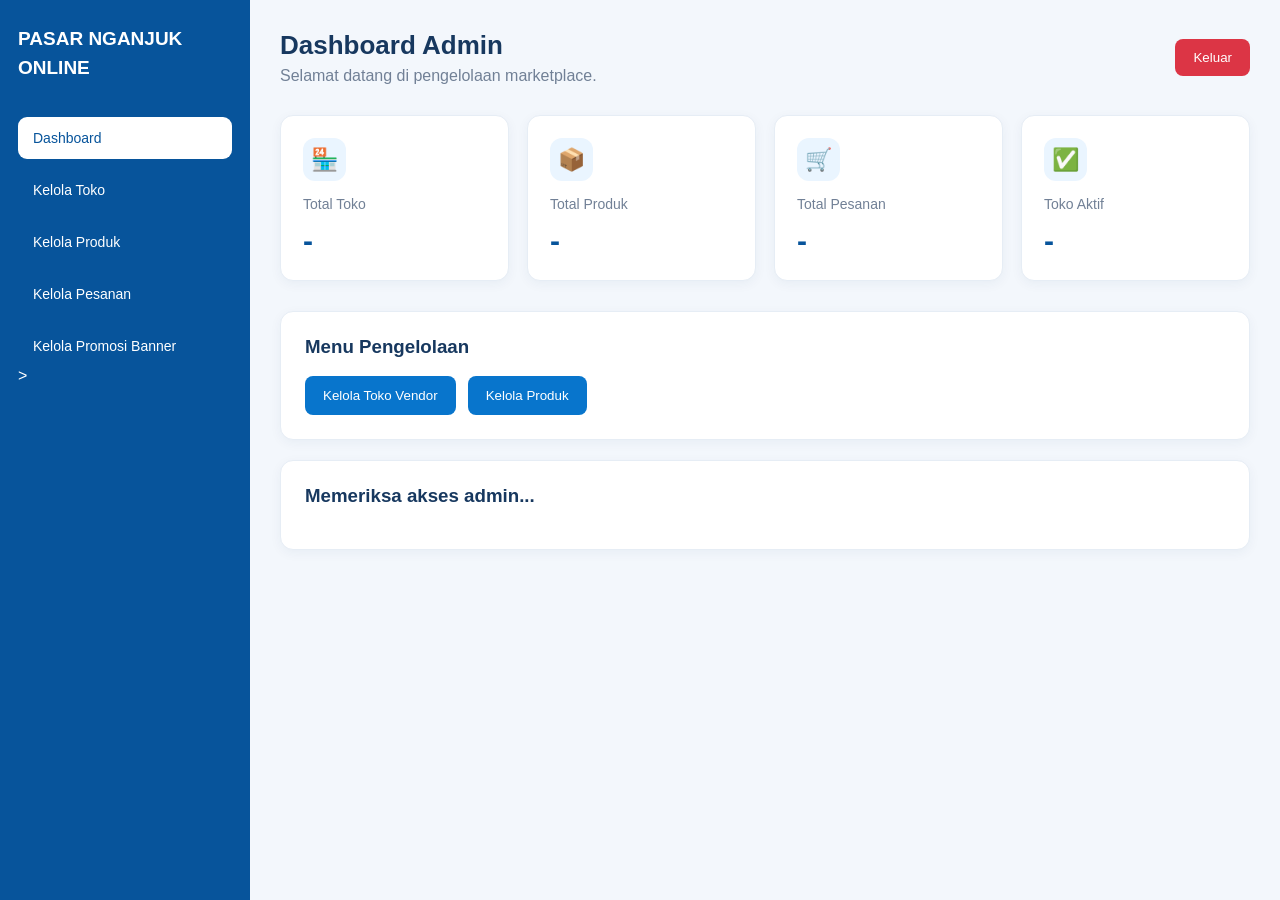
<file: admin.html>
<!DOCTYPE html>
<html lang="id">
<head>
    <meta charset="UTF-8">
    <meta name="viewport" content="width=device-width, initial-scale=1.0">
    <title>Admin - Pasar Nganjuk Online</title>
    <link rel="stylesheet" href="style.css">
    <link rel="stylesheet" href="admin.css">
</head>
<body>

    <div class="admin-layout">

        <aside class="admin-sidebar">
            <div class="admin-brand">
                PASAR NGANJUK<br>ONLINE
            </div>

            <nav class="admin-nav">
    <button id="btnDashboard" class="active">Dashboard</button>
    <button id="btnToko">Kelola Toko</button>
    <button id="btnProduk">Kelola Produk</button>
    <button id="btnPesanan">Kelola Pesanan</button>
    <button id="btnBanner">Kelola Promosi Banner</button>
</nav>>
        </aside>

        <main class="admin-content">

            <header class="admin-topbar">
                <div>
                    <h1>Dashboard Admin</h1>
                    <p>Selamat datang di pengelolaan marketplace.</p>
                </div>

                <button id="btnLogout" class="admin-logout">
                    Keluar
                </button>
            </header>

            <section class="admin-stats">
                <div class="admin-stat-card">
    <div class="stat-icon">🏪</div>
    <p>Total Toko</p>
    <h2 id="totalToko">-</h2>
</div>

                <div class="admin-stat-card">
                    <div class="stat-icon">📦</div>
                    <p>Total Produk</p>
                    <h2 id="totalProduk">-</h2>
                </div>

                <div class="admin-stat-card">
                    <div class="stat-icon">🛒</div>
                    <p>Total Pesanan</p>
                    <h2 id="totalPesanan">-</h2>
                </div>

                <div class="admin-stat-card">
                    <div class="stat-icon">✅</div>
                    <p>Toko Aktif</p>
                    <h2 id="tokoAktif">-</h2>
                </div>
            </section>

            <section class="admin-panel">
                <h3>Menu Pengelolaan</h3>

                <div class="admin-menu">
                    <button id="btnMenuToko">Kelola Toko Vendor</button>
                    <button id="btnMenuProduk">Kelola Produk</button>
                </div>
            </section>

            <section class="admin-panel" id="areaAdmin">
                <h3>Memeriksa akses admin...</h3>
            </section>

        </main>
    </div>

    <script type="module" src="admin.js"></script>

</body>
</html>
</file>
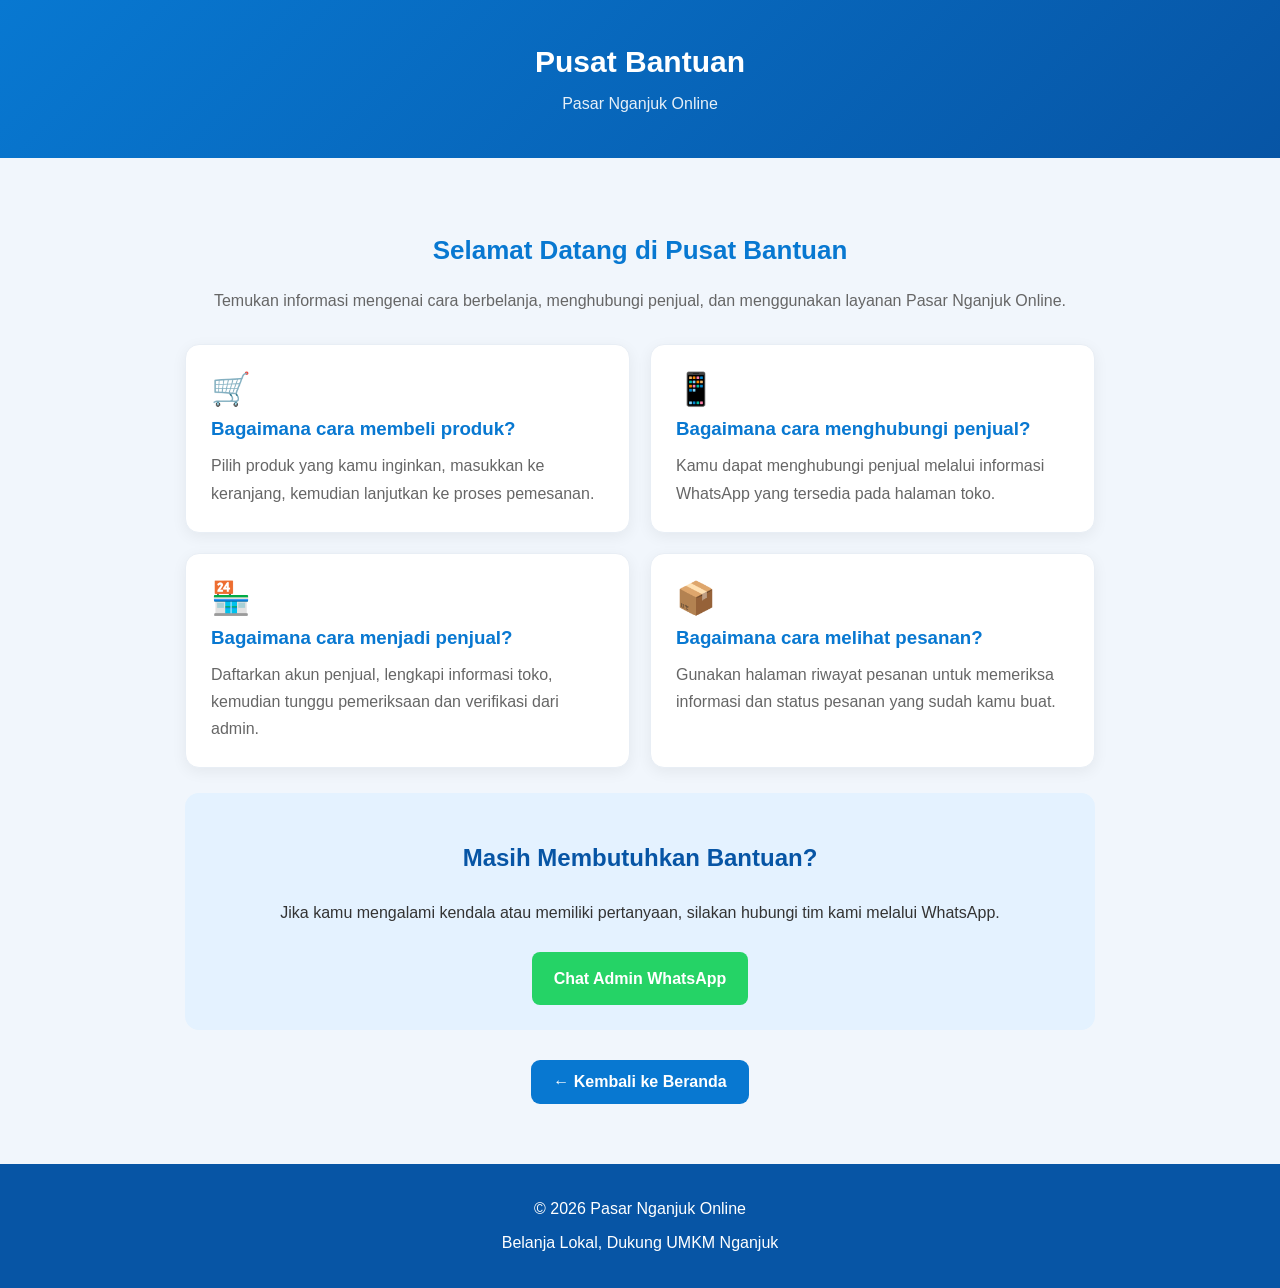
<file: bantuan.html>
<!DOCTYPE html>
<html lang="id">
<head>
    <meta charset="UTF-8">
    <meta name="viewport" content="width=device-width, initial-scale=1.0">

    <title>Bantuan - Pasar Nganjuk Online</title>

    <style>
        * {
            box-sizing: border-box;
        }

        body {
            margin: 0;
            font-family: Arial, sans-serif;
            background: #f1f6fc;
            color: #333;
        }

        header {
            background: linear-gradient(135deg, #0878d1, #0755a5);
            color: white;
            text-align: center;
            padding: 45px 20px;
        }

        header h1 {
            margin: 0;
            font-size: 30px;
        }

        header p {
            margin-bottom: 0;
            opacity: 0.9;
        }

        main {
            max-width: 950px;
            margin: 35px auto;
            padding: 20px;
        }

        .judul {
            text-align: center;
            margin-bottom: 30px;
        }

        .judul h2 {
            color: #0878d1;
            font-size: 26px;
        }

        .judul p {
            color: #666;
            line-height: 1.7;
        }

        .daftar-bantuan {
            display: grid;
            grid-template-columns: repeat(2, 1fr);
            gap: 20px;
        }

        .item {
            background: white;
            padding: 25px;
            border-radius: 14px;
            box-shadow: 0 4px 15px rgba(0,0,0,0.06);
            border: 1px solid #e8eef5;
        }

        .ikon {
            font-size: 32px;
            margin-bottom: 10px;
        }

        .item h3 {
            color: #0878d1;
            margin: 5px 0 12px;
        }

        .item p {
            color: #666;
            line-height: 1.7;
            margin: 0;
        }

        .hubungi {
            background: #e4f2ff;
            padding: 25px;
            border-radius: 14px;
            text-align: center;
            margin-top: 25px;
            line-height: 1.7;
        }

        .hubungi h2 {
            color: #0755a5;
        }

        .tombol-wa {
            display: inline-block;
            background: #25D366;
            color: white;
            padding: 13px 22px;
            border-radius: 8px;
            text-decoration: none;
            font-weight: bold;
            margin-top: 10px;
        }

        .tombol-wa:hover {
            background: #1da851;
        }

        .kembali {
            display: block;
            width: fit-content;
            margin: 30px auto 0;
            padding: 13px 22px;
            background: #0878d1;
            color: white;
            text-decoration: none;
            border-radius: 9px;
            font-weight: bold;
        }

        .kembali:hover {
            background: #0755a5;
        }

        footer {
            background: #0755a5;
            color: white;
            text-align: center;
            padding: 20px;
            margin-top: 40px;
        }

        @media (max-width: 600px) {
            header {
                padding: 35px 15px;
            }

            header h1 {
                font-size: 24px;
            }

            main {
                margin: 15px auto;
                padding: 15px;
            }

            .daftar-bantuan {
                grid-template-columns: 1fr;
            }

            .judul h2 {
                font-size: 22px;
            }
        }
    </style>
</head>

<body>

<header>
    <h1>Pusat Bantuan</h1>
    <p>Pasar Nganjuk Online</p>
</header>

<main>

    <div class="judul">
        <h2>Selamat Datang di Pusat Bantuan</h2>

        <p>
            Temukan informasi mengenai cara berbelanja,
            menghubungi penjual, dan menggunakan layanan
            Pasar Nganjuk Online.
        </p>
    </div>

    <div class="daftar-bantuan">

        <div class="item">
            <div class="ikon">🛒</div>
            <h3>Bagaimana cara membeli produk?</h3>

            <p>
                Pilih produk yang kamu inginkan,
                masukkan ke keranjang, kemudian lanjutkan
                ke proses pemesanan.
            </p>
        </div>

        <div class="item">
            <div class="ikon">📱</div>
            <h3>Bagaimana cara menghubungi penjual?</h3>

            <p>
                Kamu dapat menghubungi penjual melalui
                informasi WhatsApp yang tersedia
                pada halaman toko.
            </p>
        </div>

        <div class="item">
            <div class="ikon">🏪</div>
            <h3>Bagaimana cara menjadi penjual?</h3>

            <p>
                Daftarkan akun penjual, lengkapi informasi
                toko, kemudian tunggu pemeriksaan
                dan verifikasi dari admin.
            </p>
        </div>

        <div class="item">
            <div class="ikon">📦</div>
            <h3>Bagaimana cara melihat pesanan?</h3>

            <p>
                Gunakan halaman riwayat pesanan untuk
                memeriksa informasi dan status pesanan
                yang sudah kamu buat.
            </p>
        </div>

    </div>

    <div class="hubungi">
        <h2>Masih Membutuhkan Bantuan?</h2>

        <p>
            Jika kamu mengalami kendala atau memiliki
            pertanyaan, silakan hubungi tim kami melalui WhatsApp.
        </p>

        <a
            href="https://wa.me/6282139546090"
            class="tombol-wa"
            target="_blank"
            rel="noopener noreferrer"
        >
            Chat Admin WhatsApp
        </a>
    </div>

    <a href="index.html" class="kembali">
        ← Kembali ke Beranda
    </a>

</main>

<footer>
    <p>© 2026 Pasar Nganjuk Online</p>
    <p>Belanja Lokal, Dukung UMKM Nganjuk</p>
</footer>

</body>
</html>
</file>
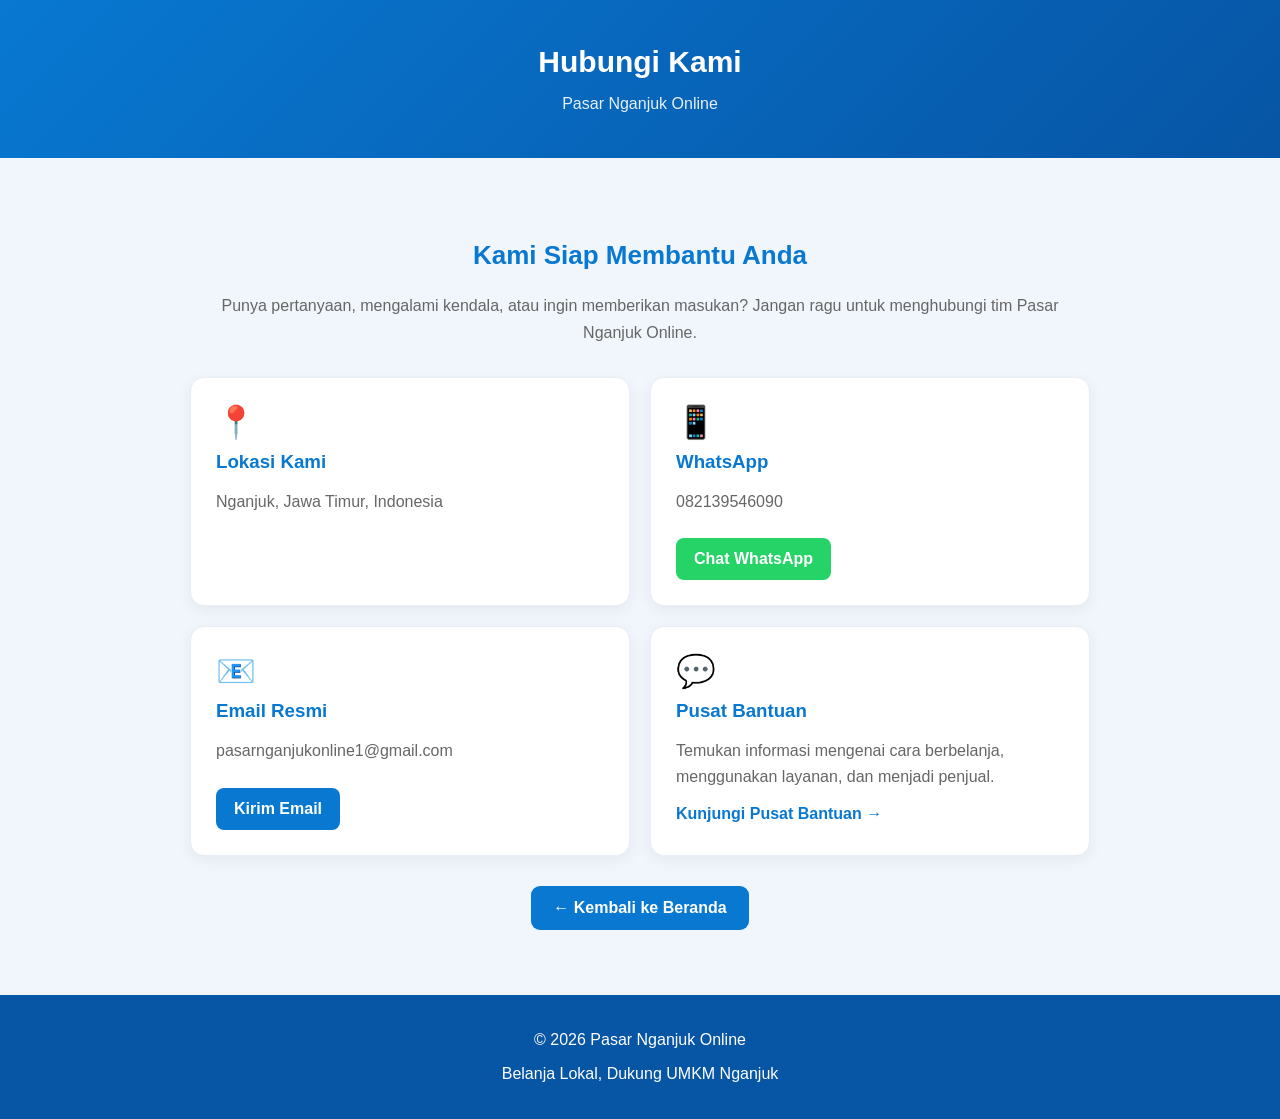
<file: hubungi-kami.html>
<!DOCTYPE html>
<html lang="id">
<head>
    <meta charset="UTF-8">
    <meta name="viewport" content="width=device-width, initial-scale=1.0">

    <title>Hubungi Kami - Pasar Nganjuk Online</title>

    <style>
        * {
            box-sizing: border-box;
        }

        body {
            margin: 0;
            font-family: Arial, sans-serif;
            background: #f1f6fc;
            color: #333;
        }

        header {
            background: linear-gradient(135deg, #0878d1, #0755a5);
            color: white;
            text-align: center;
            padding: 45px 20px;
        }

        header h1 {
            margin: 0;
            font-size: 30px;
        }

        header p {
            margin-bottom: 0;
            opacity: 0.9;
        }

        main {
            max-width: 950px;
            margin: 35px auto;
            padding: 25px;
        }

        .judul {
            text-align: center;
            margin-bottom: 30px;
        }

        .judul h2 {
            color: #0878d1;
            font-size: 26px;
        }

        .judul p {
            color: #666;
            line-height: 1.7;
        }

        .daftar-kontak {
            display: grid;
            grid-template-columns: repeat(2, 1fr);
            gap: 20px;
        }

        .kontak {
            background: white;
            padding: 25px;
            border-radius: 14px;
            box-shadow: 0 4px 15px rgba(0,0,0,0.06);
            border: 1px solid #e8eef5;
        }

        .ikon {
            font-size: 32px;
            margin-bottom: 10px;
        }

        .kontak h3 {
            margin: 5px 0 12px;
            color: #0878d1;
        }

        .kontak p {
            line-height: 1.6;
            color: #666;
            overflow-wrap: anywhere;
        }

        .kontak a {
            color: #0878d1;
            text-decoration: none;
            font-weight: bold;
        }

        .tombol-wa {
            display: inline-block;
            background: #25D366;
            color: white !important;
            padding: 12px 18px;
            border-radius: 8px;
            margin-top: 8px;
            transition: 0.2s;
        }

        .tombol-wa:hover {
            background: #1da851;
        }

        .tombol-email {
            display: inline-block;
            background: #0878d1;
            color: white !important;
            padding: 12px 18px;
            border-radius: 8px;
            margin-top: 8px;
        }

        .kembali {
            display: block;
            width: fit-content;
            margin: 30px auto 0;
            padding: 13px 22px;
            background: #0878d1;
            color: white;
            text-decoration: none;
            border-radius: 9px;
            font-weight: bold;
        }

        .kembali:hover {
            background: #0755a5;
        }

        footer {
            background: #0755a5;
            color: white;
            text-align: center;
            padding: 20px;
            margin-top: 40px;
        }

        @media (max-width: 600px) {
            header {
                padding: 35px 15px;
            }

            header h1 {
                font-size: 24px;
            }

            main {
                margin: 15px auto;
                padding: 15px;
            }

            .daftar-kontak {
                grid-template-columns: 1fr;
            }

            .judul h2 {
                font-size: 22px;
            }
        }
    </style>
</head>

<body>

<header>
    <h1>Hubungi Kami</h1>
    <p>Pasar Nganjuk Online</p>
</header>

<main>

    <div class="judul">
        <h2>Kami Siap Membantu Anda</h2>

        <p>
            Punya pertanyaan, mengalami kendala, atau ingin
            memberikan masukan? Jangan ragu untuk menghubungi
            tim Pasar Nganjuk Online.
        </p>
    </div>

    <div class="daftar-kontak">

        <!-- LOKASI -->
        <div class="kontak">
            <div class="ikon">📍</div>
            <h3>Lokasi Kami</h3>
            <p>
                Nganjuk, Jawa Timur, Indonesia
            </p>
        </div>

        <!-- WHATSAPP -->
        <div class="kontak">
            <div class="ikon">📱</div>
            <h3>WhatsApp</h3>
            <p>
                082139546090
            </p>

            <a
                href="https://wa.me/6282139546090"
                class="tombol-wa"
                target="_blank"
                rel="noopener noreferrer"
            >
                Chat WhatsApp
            </a>
        </div>

        <!-- EMAIL -->
        <div class="kontak">
            <div class="ikon">📧</div>
            <h3>Email Resmi</h3>
            <p>
                pasarnganjukonline1@gmail.com
            </p>

            <a
                href="mailto:pasarnganjukonline1@gmail.com"
                class="tombol-email"
            >
                Kirim Email
            </a>
        </div>

        <!-- BANTUAN -->
        <div class="kontak">
            <div class="ikon">💬</div>
            <h3>Pusat Bantuan</h3>
            <p>
                Temukan informasi mengenai cara berbelanja,
                menggunakan layanan, dan menjadi penjual.
            </p>

            <a href="bantuan.html">
                Kunjungi Pusat Bantuan →
            </a>
        </div>

    </div>

    <a href="index.html" class="kembali">
        ← Kembali ke Beranda
    </a>

</main>

<footer>
    <p>© 2026 Pasar Nganjuk Online</p>
    <p>Belanja Lokal, Dukung UMKM Nganjuk</p>
</footer>

</body>
</html>
</file>
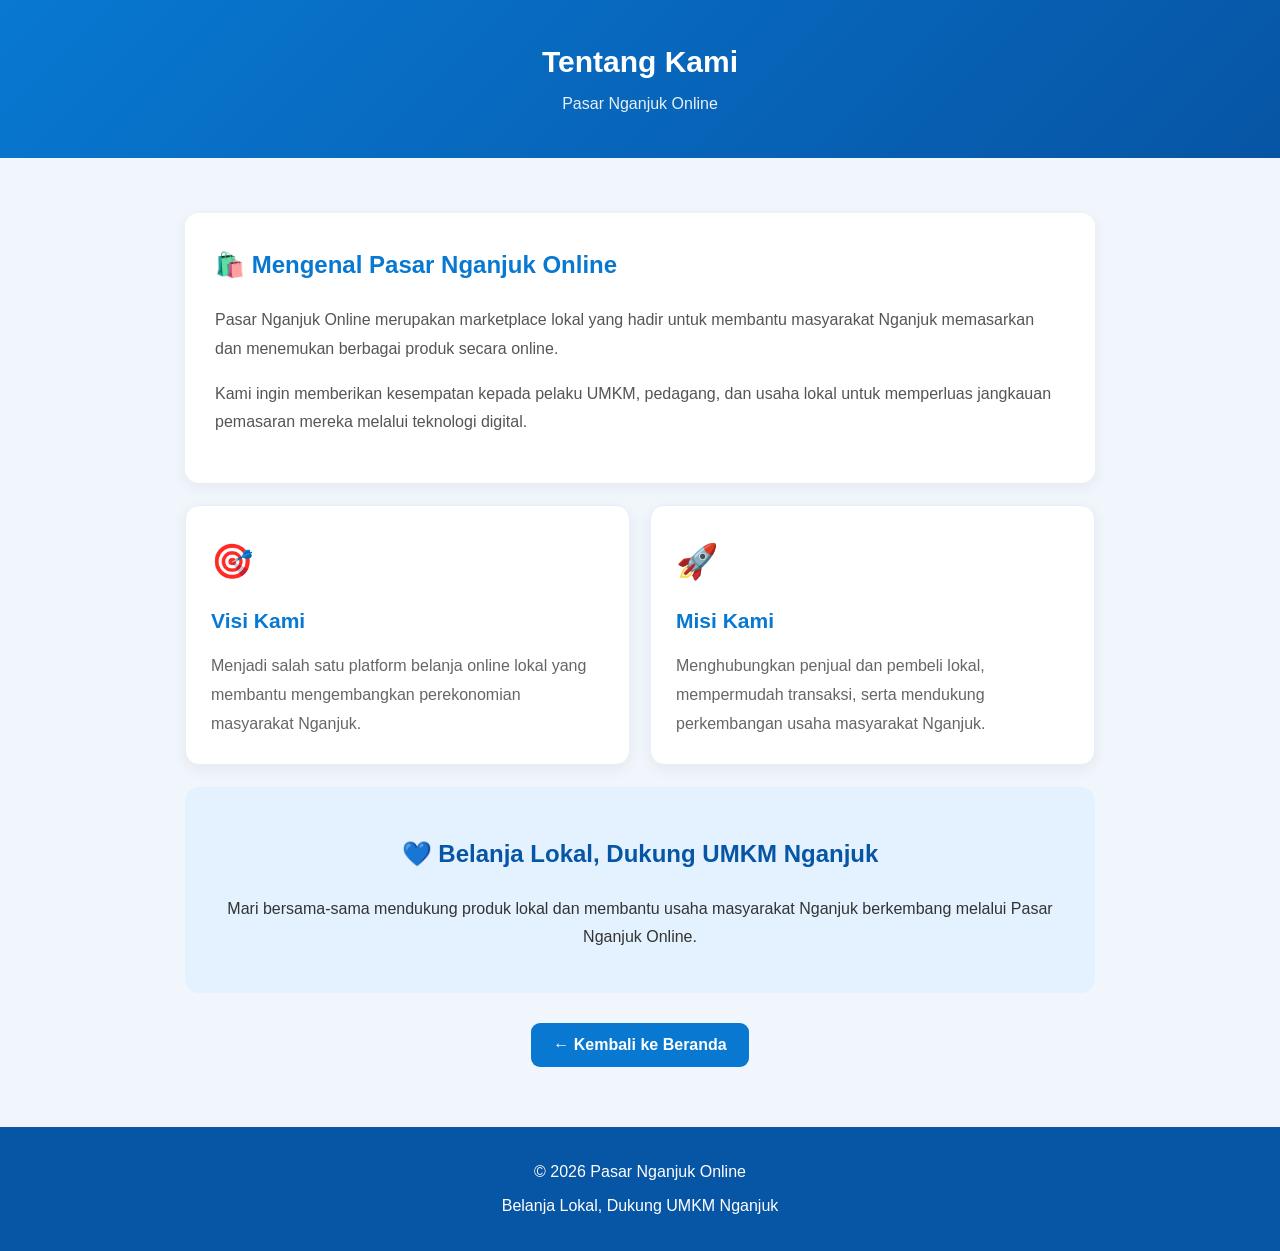
<file: tentang-kami.html>
<!DOCTYPE html>
<html lang="id">
<head>
    <meta charset="UTF-8">
    <meta name="viewport" content="width=device-width, initial-scale=1.0">

    <title>Tentang Kami - Pasar Nganjuk Online</title>

    <style>
        * {
            box-sizing: border-box;
        }

        body {
            margin: 0;
            font-family: Arial, sans-serif;
            background: #f1f6fc;
            color: #333;
        }

        header {
            background: linear-gradient(135deg, #0878d1, #0755a5);
            color: white;
            text-align: center;
            padding: 45px 20px;
        }

        header h1 {
            margin: 0;
            font-size: 30px;
        }

        header p {
            margin-bottom: 0;
            opacity: 0.9;
        }

        main {
            max-width: 950px;
            margin: 35px auto;
            padding: 20px;
        }

        .intro {
            background: white;
            padding: 30px;
            border-radius: 14px;
            box-shadow: 0 4px 15px rgba(0,0,0,0.06);
            line-height: 1.8;
            margin-bottom: 22px;
        }

        .intro h2 {
            color: #0878d1;
            margin-top: 0;
        }

        .intro p {
            color: #555;
        }

        .daftar-info {
            display: grid;
            grid-template-columns: repeat(2, 1fr);
            gap: 20px;
        }

        .kartu {
            background: white;
            padding: 25px;
            border-radius: 14px;
            box-shadow: 0 4px 15px rgba(0,0,0,0.06);
            border: 1px solid #e8eef5;
            line-height: 1.8;
        }

        .ikon {
            font-size: 34px;
            margin-bottom: 10px;
        }

        .kartu h2 {
            color: #0878d1;
            font-size: 21px;
            margin: 5px 0 12px;
        }

        .kartu p {
            color: #666;
            margin: 0;
        }

        .penutup {
            margin-top: 22px;
            background: #e4f2ff;
            padding: 25px;
            border-radius: 14px;
            text-align: center;
            line-height: 1.8;
        }

        .penutup h2 {
            color: #0755a5;
        }

        .kembali {
            display: block;
            width: fit-content;
            margin: 30px auto 0;
            padding: 13px 22px;
            background: #0878d1;
            color: white;
            text-decoration: none;
            border-radius: 9px;
            font-weight: bold;
        }

        .kembali:hover {
            background: #0755a5;
        }

        footer {
            background: #0755a5;
            color: white;
            text-align: center;
            padding: 20px;
            margin-top: 40px;
        }

        @media (max-width: 600px) {
            header {
                padding: 35px 15px;
            }

            header h1 {
                font-size: 24px;
            }

            main {
                margin: 15px auto;
                padding: 15px;
            }

            .daftar-info {
                grid-template-columns: 1fr;
            }

            .intro {
                padding: 22px;
            }
        }
    </style>
</head>

<body>

<header>
    <h1>Tentang Kami</h1>
    <p>Pasar Nganjuk Online</p>
</header>

<main>

    <!-- PERKENALAN -->
    <section class="intro">
        <h2>🛍️ Mengenal Pasar Nganjuk Online</h2>

        <p>
            Pasar Nganjuk Online merupakan marketplace lokal
            yang hadir untuk membantu masyarakat Nganjuk
            memasarkan dan menemukan berbagai produk secara online.
        </p>

        <p>
            Kami ingin memberikan kesempatan kepada pelaku UMKM,
            pedagang, dan usaha lokal untuk memperluas jangkauan
            pemasaran mereka melalui teknologi digital.
        </p>
    </section>

    <!-- VISI DAN MISI -->
    <div class="daftar-info">

        <section class="kartu">
            <div class="ikon">🎯</div>

            <h2>Visi Kami</h2>

            <p>
                Menjadi salah satu platform belanja online lokal
                yang membantu mengembangkan perekonomian
                masyarakat Nganjuk.
            </p>
        </section>

        <section class="kartu">
            <div class="ikon">🚀</div>

            <h2>Misi Kami</h2>

            <p>
                Menghubungkan penjual dan pembeli lokal,
                mempermudah transaksi, serta mendukung
                perkembangan usaha masyarakat Nganjuk.
            </p>
        </section>

    </div>

    <!-- TUJUAN -->
    <section class="penutup">
        <h2>💙 Belanja Lokal, Dukung UMKM Nganjuk</h2>

        <p>
            Mari bersama-sama mendukung produk lokal
            dan membantu usaha masyarakat Nganjuk
            berkembang melalui Pasar Nganjuk Online.
        </p>
    </section>

    <a href="index.html" class="kembali">
        ← Kembali ke Beranda
    </a>

</main>

<footer>
    <p>© 2026 Pasar Nganjuk Online</p>
    <p>Belanja Lokal, Dukung UMKM Nganjuk</p>
</footer>

</body>
</html>
</file>
<file: style.css>
/* =========================================
   PASAR NGANJUK ONLINE - STYLE.CSS
   Versi dirapikan: desktop, tablet, dan HP
   Nama class/ID dipertahankan
========================================= */

/* RESET & WARNA */
* {
    margin: 0;
    padding: 0;
    box-sizing: border-box;
}

:root {
    --blue: #0864ad;
    --dark-blue: #064783;
    --light-blue: #eaf5ff;
    --white: #ffffff;
    --text: #17385f;
    --border: #dceafa;
    --green: #13a76b;
}

body {
    font-family: Arial, sans-serif;
    background: #f1f7fd;
    color: var(--text);
}

/* =========================================
   TOPBAR
========================================= */
.topbar {
    min-height: 42px;
    background: var(--dark-blue);
    color: #fff;
    padding: 10px 3%;
    display: flex;
    align-items: center;
    justify-content: space-between;
    gap: 15px;
    font-size: 13px;
}

.top-links {
    display: flex;
    gap: 20px;
}

.top-links a {
    color: #fff;
    text-decoration: none;
}

/* =========================================
   HEADER & PENCARIAN
========================================= */
.main-header {
    background: #fff;
    padding: 18px 3%;
    display: flex;
    align-items: center;
    justify-content: space-between;
    gap: 25px;
}

.logo {
    display: flex;
    align-items: center;
    gap: 10px;
    flex-shrink: 0;
}

.logo-icon {
    font-size: 43px;
}

.logo h1 {
    font-size: 25px;
    color: var(--dark-blue);
}

.logo h1 span {
    color: #1689e5;
    font-style: italic;
}

.logo small {
    display: block;
    text-align: right;
    margin-top: 5px;
}

.search-box {
    display: flex;
    align-items: center;
    flex: 1;
    min-width: 0;
    max-width: 650px;
    height: 50px;
    border: 2px solid #cce6ff;
    border-radius: 14px;
    overflow: hidden;
    background: #fff;
    transition: border-color .2s, box-shadow .2s;
}

.search-box:focus-within {
    border-color: #1680dc;
    box-shadow: 0 0 0 4px #1680dc18;
}

.search-box input {
    flex: 1;
    width: 100%;
    min-width: 0;
    height: 100%;
    padding: 0 16px;
    border: none;
    outline: none;
    background: transparent;
    color: #26384a;
    font-size: 14px;
}

.search-box input::placeholder {
    color: #9aaabd;
}

.search-box button {
    width: 55px;
    height: 100%;
    flex-shrink: 0;
    border: none;
    background: #0875cc;
    color: #fff;
    font-size: 20px;
    cursor: pointer;
    transition: background .2s;
}

.search-box button:hover {
    background: #055da6;
}

.header-actions {
    display: flex;
    gap: 20px;
}

.header-actions a {
    color: var(--dark-blue);
    text-decoration: none;
    font-weight: bold;
}

/* PENCARIAN + URUTAN PRODUK */
.search-urutan-wrapper {
    display: flex;
    align-items: center;
    gap: 10px;
    flex: 1;
    min-width: 0;
}

.search-urutan-wrapper .search-box {
    flex: 1;
    width: auto;
    min-width: 0;
}

.filter-urutan {
    display: flex;
    align-items: center;
    justify-content: flex-end;
    gap: 10px;
    max-width: 1200px;
    margin: 15px auto;
    padding: 0 20px;
}

.filter-urutan label {
    color: #52677d;
    font-size: 14px;
    font-weight: 600;
}

.filter-urutan select {
    padding: 11px 14px;
    border: 1px solid #d5e3f2;
    border-radius: 10px;
    background: #fff;
    color: #1264b0;
    font-size: 14px;
    font-weight: 600;
    cursor: pointer;
    outline: none;
}

.filter-urutan select:focus {
    border-color: #1680dc;
    box-shadow: 0 0 0 3px #1680dc20;
}

.search-urutan-wrapper .filter-urutan {
    margin: 0;
    padding: 0;
    flex-shrink: 0;
}

.search-urutan-wrapper .filter-urutan label {
    display: none;
}

.search-urutan-wrapper .filter-urutan select {
    width: 125px;
    max-width: 125px;
    height: 46px;
    padding: 0 8px;
    font-size: 12px;
}

/* =========================================
   NAVIGASI DESKTOP
========================================= */
.main-nav {
    display: flex;
    align-items: center;
    margin: 0 1%;
    background: var(--blue);
    border-radius: 12px;
    overflow-x: auto;
}

.main-nav a {
    padding: 17px 23px;
    color: #fff;
    text-decoration: none;
    white-space: nowrap;
    font-weight: bold;
}

.main-nav a.active {
    background: #2397ee;
}


/* HERO / BANNER UTAMA - SLIDER */
.hero {
    position: relative;
    display: block;
    width: 90%;
    max-width: 1100px;
    aspect-ratio: 16 / 3;
    margin: 12px auto;
    padding: 0;
    overflow: hidden;
    border-radius: 15px;
    background: #07559a;
}

.hero-slider {
    position: absolute;
    inset: 0;
    width: 100%;
    height: 100%;
}

.hero-slide {
    display: none;
    width: 100%;
    height: 100%;
}

.hero-slide.active {
    display: block;
}

.hero-slide img {
    display: block;
    width: 100%;
    height: 100%;
    object-fit: cover;
    object-position: center;
}

@media (max-width: 600px) {
    .hero {
        width: 98%;
        aspect-ratio: 16 / 9;
        margin: 8px auto;
        border-radius: 8px;
    }
}


/* =========================================
   KATEGORI
========================================= */
.category-section,
.product-section,
.promo-section,
.store-section {
    background: #fff;
    border: 1px solid var(--border);
    border-radius: 13px;
    overflow: hidden;
}

.category-section {
    margin: 15px 1%;
    padding: 20px;
}

.category-section > h2 {
    margin-bottom: 18px;
}

.categories {
    display: grid;
    grid-template-columns: repeat(10, minmax(0, 1fr));
    gap: 12px;
}


/* KATEGORI PILIHAN */
.categories {
    display: grid;
    grid-template-columns: repeat(8, minmax(0, 1fr));
    gap: 12px;
}

.category-item {
    display: flex;
    flex-direction: column;
    align-items: center;
    justify-content: flex-start;
    padding: 12px 5px;
    text-align: center;
    cursor: pointer;
    border-radius: 12px;
    transition: transform .2s ease, background .2s ease;
}

.category-item:hover {
    background: #f1f8ff;
    transform: translateY(-4px);
}

.category-icon {
    width: 76px;
    height: 76px;
    display: flex;
    align-items: center;
    justify-content: center;
    border-radius: 50%;
    margin-bottom: 10px;
}

.category-icon svg {
    width: 48px;
    height: 48px;
}

.icon-makanan { background: #fff0df; }
.icon-fashion { background: #e5efff; }
.icon-elektronik { background: #e2f4ff; }
.icon-rumah { background: #fff3d9; }
.icon-kecantikan { background: #fce5f2; }
.icon-pertanian { background: #e8f6df; }
.icon-otomotif { background: #ffe8e3; }
.icon-lainnya { background: #fff0d8; }

.category-item p {
    margin: 0;
    font-size: 13px;
    font-weight: 600;
    color: #34495e;
}

@media (max-width: 600px) {
    .categories {
        grid-template-columns: repeat(4, minmax(0, 1fr));
        gap: 8px;
    }

    .category-icon {
        width: 62px;
        height: 62px;
    }

    .category-icon svg {
        width: 40px;
        height: 40px;
    }

    .category-item p {
        font-size: 11px;
    }
}


.categories p {
    margin-top: 10px;
    font-size: 13px;
    font-weight: bold;
}

/* =========================================
   AREA MARKETPLACE
========================================= */
.marketplace-content {
    display: grid;
    grid-template-columns: 2fr 1fr .8fr;
    align-items: stretch;
    gap: 15px;
    margin: 18px 1%;
}

.section-title {
    display: flex;
    align-items: center;
    justify-content: space-between;
    gap: 10px;
    padding: 15px;
    background: var(--blue);
    color: #fff;
}

.section-title h2 {
    font-size: 19px;
}

.section-title a {
    color: #fff;
    text-decoration: none;
    font-size: 12px;
}

/* KARTU PRODUK BERANDA */
.products {
    display: grid;
    grid-template-columns: repeat(4, minmax(0, 1fr));
    gap: 10px;
    padding: 12px;
}

.product {
    padding: 0;
    border: 1px solid #e3edf8;
    border-radius: 10px;
    background: #fff;
    overflow: hidden;
    cursor: pointer;
    transition: transform .2s, box-shadow .2s;
}

.product:hover {
    transform: translateY(-4px);
    box-shadow: 0 6px 18px #07559a20;
}

.product .photo {
    margin-bottom: 12px;
    padding: 25px 5px;
    border-radius: 8px;
    background: #f1f5fa;
    text-align: center;
    font-size: 45px;
}

.product-image {
    width: 100%;
    aspect-ratio: 1 / 1;
    overflow: hidden;
    background: #f1f5fa;
}

.product-image img {
    display: block;
    width: 100%;
    height: 100%;
    object-fit: cover;
    transition: transform .3s;
}

.product:hover .product-image img {
    transform: scale(1.05);
}

.product-info {
    padding: 12px;
}

.product-info h3 {
    min-height: 35px;
    margin-bottom: 8px;
    font-size: 14px;
    line-height: 1.4;
}

.product h3 {
    margin-bottom: 8px;
    font-size: 14px;
}

.product .price {
    color: #e53935;
    font-size: 17px;
    font-weight: bold;
}

.product-info .location {
    margin-top: 8px;
    color: #78899b;
    font-size: 12px;
}

.buy-button {
    width: 100%;
    margin-top: 12px;
    padding: 10px;
    border: none;
    border-radius: 7px;
    background: #0864ad;
    color: #fff;
    font-weight: bold;
    cursor: pointer;
}

.buy-button:hover {
    background: #064783;
}

/* PROMO & TOKO POPULER */
.promo-banner {
    height: calc(100% - 50px);
    min-height: 260px;
    padding: 40px 15px;
    background: linear-gradient(145deg, #35b7ed, #0571c9);
    color: #fff;
    display: flex;
    flex-direction: column;
    align-items: center;
    justify-content: center;
    text-align: center;
}

.promo-banner h2 {
    font-size: 27px;
}

.promo-banner h3 {
    margin: 15px 0;
    color: #ffed32;
    font-size: 35px;
}

.promo-banner p {
    font-weight: bold;
}


/* TOKO POPULER */
.popular-stores {
    padding: 12px;
}

.popular-stores .kartu-toko-populer {
    display: flex;
    align-items: center;
    gap: 12px;
    padding: 16px;
    margin-bottom: 12px;
    background: #ffffff;
    border: 1px solid #e5eaf0;
    border-radius: 12px;
    color: #0759a5;
    font-size: 15px;
    font-weight: 700;
    text-decoration: none;
    cursor: pointer;
    transition: 0.2s ease;
}

.popular-stores .kartu-toko-populer:hover {
    background: #f0f7ff;
    border-color: #0785d7;
    transform: translateY(-2px);
    box-shadow: 0 4px 12px rgba(7, 89, 165, 0.10);
}

/* Tampilan HP */
@media (max-width: 600px) {
    .popular-stores .kartu-toko-populer {
        padding: 13px;
        font-size: 14px;
    }
}

/* Ukuran kartu toko populer */
.popular-stores .kartu-toko-populer {
    padding: 10px;
    margin-bottom: 8px;
    gap: 10px;
    border-radius: 10px;
}

/* Ukuran foto toko */
.popular-stores .foto-toko-populer {
    width: 55px;
    height: 55px;
    flex: 0 0 55px;
    object-fit: cover;
    border-radius: 8px;
}

/* Informasi toko populer */
.popular-stores .info-toko-populer {
    flex: 1;
    min-width: 0;
    width: 0;
    overflow: hidden;
}

.popular-stores .info-toko-populer h3 {
    margin: 0 0 5px;
    color: #0759a5;
    font-size: 14px;
    font-weight: 700;
    line-height: 1.4;
    white-space: normal;
    overflow-wrap: break-word;
    word-break: normal;
}

.popular-stores .info-toko-populer p {
    margin: 4px 0;
    color: #64748b;
    font-size: 12px;
    line-height: 1.5;
    white-space: normal;
    overflow-wrap: anywhere;
    word-break: normal;
}




/* =========================================
   FOOTER & NAVIGASI HP
========================================= */
footer {
    padding: 25px;
    background: var(--dark-blue);
    color: #fff;
    text-align: center;
    line-height: 1.8;
}

.mobile-nav {
    display: none;
}

.mobile-nav a {
    flex: 1;
    min-width: 0;
    display: flex;
    flex-direction: column;
    align-items: center;
    justify-content: center;
    gap: 4px;
    color: #60758b;
    text-decoration: none;
    font-size: 19px;
    text-align: center;
    white-space: nowrap;
}

.mobile-nav a span {
    font-size: 9px;
}

.mobile-nav a.active {
    color: var(--blue);
    font-weight: bold;
}

/* =========================================
   RINGKASAN & PANEL KERANJANG
========================================= */
#cartSummary {
    position: fixed;
    right: 18px;
    bottom: 20px;
    z-index: 1000;
    display: flex;
    flex-direction: column;
    gap: 5px;
    padding: 13px 18px;
    border: none;
    border-radius: 12px;
    background: #0759a5;
    color: #fff;
    box-shadow: 0 4px 15px #0003;
    text-align: left;
    cursor: pointer;
}

#cartOverlay {
    position: fixed;
    inset: 0;
    z-index: 2000;
    display: none;
    justify-content: flex-end;
    background: #0008;
}

#cartOverlay.show {
    display: flex;
}

.cart-panel {
    display: flex;
    flex-direction: column;
    width: 100%;
    max-width: 430px;
    height: 100%;
    padding: 20px;
    background: #fff;
    overflow-y: auto;
}

.cart-header {
    display: flex;
    align-items: center;
    justify-content: space-between;
    padding-bottom: 15px;
    border-bottom: 1px solid #e5eaf0;
}

.cart-header button {
    padding: 9px 12px;
    border: none;
    border-radius: 8px;
    background: #edf3f8;
    font-size: 18px;
    cursor: pointer;
}

#cartItems {
    flex: 1;
}

.cart-item {
    padding: 16px 0;
    border-bottom: 1px solid #e5eaf0;
}

.cart-item-info p {
    color: #0759a5;
    font-weight: bold;
}

.cart-controls {
    display: flex;
    align-items: center;
    gap: 12px;
}

.cart-controls button {
    padding: 6px 11px;
    border: 1px solid #dce3eb;
    border-radius: 6px;
    background: #f5f8fb;
    cursor: pointer;
}

.cart-controls .remove-button {
    margin-left: auto;
    color: #d33;
}

.cart-empty {
    padding: 35px 10px;
    color: #78899b;
    text-align: center;
}

.cart-footer {
    padding-top: 15px;
    border-top: 1px solid #e5eaf0;
}

.cart-footer strong {
    display: block;
    margin: 8px 0 15px;
    color: #0759a5;
    font-size: 22px;
}

.checkout-button {
    width: 100%;
    padding: 14px;
    border: none;
    border-radius: 9px;
    background: #0759a5;
    color: #fff;
    font-weight: bold;
    cursor: pointer;
}

/* =========================================
   CHECKOUT POPUP
========================================= */
#checkoutOverlay {
    position: fixed;
    inset: 0;
    z-index: 3000;
    display: none;
    align-items: center;
    justify-content: center;
    padding: 15px;
    background: #0008;
}

#checkoutOverlay.show {
    display: flex;
}

.checkout-panel {
    width: 100%;
    max-width: 480px;
    max-height: 90vh;
    padding: 22px;
    border-radius: 14px;
    background: #fff;
    overflow-y: auto;
}

.checkout-panel label {
    display: block;
    margin: 15px 0 6px;
    font-size: 14px;
    font-weight: 600;
}

.checkout-panel input,
.checkout-panel textarea {
    width: 100%;
    padding: 12px;
    border: 1px solid #dce3eb;
    border-radius: 8px;
    font: inherit;
}

.checkout-panel textarea {
    min-height: 75px;
    resize: vertical;
}

.checkout-total {
    display: flex;
    align-items: center;
    justify-content: space-between;
    margin: 22px 0 15px;
    padding-top: 15px;
    border-top: 1px solid #e5eaf0;
}

.checkout-total strong {
    color: #0759a5;
    font-size: 20px;
}

#checkoutMessage {
    color: #16834a;
    font-size: 13px;
    line-height: 1.5;
}

/* =========================================
   DASHBOARD PENJUAL
========================================= */
body:has(.seller-dashboard) {
    min-height: 100vh;
    background: #f3f7fc;
    color: #183b5d;
}

.seller-header {
    display: flex;
    align-items: center;
    justify-content: space-between;
    gap: 15px;
    padding: 18px max(5%, calc((100% - 1100px) / 2));
    background: linear-gradient(115deg, #064783, #0878c9);
    color: #fff;
    box-shadow: 0 3px 14px #06478320;
}

.seller-header h2 {
    margin: 0;
    font-size: clamp(18px, 2.5vw, 23px);
    font-weight: 700;
}

.seller-header a {
    display: inline-flex;
    align-items: center;
    gap: 6px;
    padding: 9px 13px;
    border: 1px solid #ffffff55;
    border-radius: 9px;
    color: #fff;
    text-decoration: none;
    font-size: 13px;
    transition: background .2s;
}

.seller-header a:hover {
    background: #ffffff20;
}

.seller-dashboard {
    width: min(100% - 32px, 900px);
    max-width: 900px;
    margin: 32px auto 60px;
    padding: 0;
}

.seller-dashboard > h1 {
    margin-bottom: 8px;
    color: #123d66;
    font-size: clamp(25px, 4vw, 32px);
    line-height: 1.25;
}

.seller-dashboard > p {
    margin-bottom: 24px;
    color: #687f96;
    font-size: 14px;
    line-height: 1.6;
}

.seller-card {
    margin-top: 18px;
    padding: 24px;
    border: 1px solid #e1eaf3;
    border-radius: 16px;
    background: #fff;
    box-shadow: 0 5px 20px #17385f0a;
}

.seller-card h2 {
    margin: 0 0 18px;
    padding-bottom: 13px;
    border-bottom: 1px solid #edf1f6;
    color: #164b79;
    font-size: 19px;
}

.seller-card label {
    display: block;
    margin: 16px 0 7px;
    color: #294b6b;
    font-size: 13px;
    font-weight: 700;
}

.seller-card input {
    display: block;
    width: 100%;
    min-height: 46px;
    padding: 11px 13px;
    border: 1px solid #d6e1ed;
    border-radius: 9px;
    outline: none;
    background: #fbfdff;
    color: #17385f;
    font: inherit;
    font-size: 14px;
    transition: border-color .2s, box-shadow .2s, background .2s;
}

.seller-card input:focus {
    border-color: #1689e5;
    background: #fff;
    box-shadow: 0 0 0 3px #1689e51a;
}

.seller-card input[type="file"] {
    min-height: auto;
    padding: 9px;
    background: #f8fbff;
    cursor: pointer;
}

.seller-card input[type="file"]::file-selector-button {
    margin-right: 10px;
    padding: 8px 11px;
    border: 0;
    border-radius: 7px;
    background: #e7f2fc;
    color: #0759a5;
    font-weight: 700;
    cursor: pointer;
}

.seller-card > button,
.seller-product button {
    min-height: 43px;
    padding: 11px 18px;
    border: 0;
    border-radius: 9px;
    background: #0864ad;
    color: #fff;
    font-size: 14px;
    font-weight: 700;
    cursor: pointer;
    transition: background .2s, transform .2s;
}

.seller-card > button {
    width: 100%;
    margin-top: 20px;
}

.seller-card > button:hover,
.seller-product button:hover {
    background: #064783;
}

.seller-card > button:active,
.seller-product button:active {
    transform: scale(.98);
}

#pesanToko,
#pesanProduk {
    margin-top: 12px;
    color: #16834a;
    font-size: 13px;
    line-height: 1.5;
    overflow-wrap: anywhere;
}

#daftarProdukPenjual {
    display: grid;
    gap: 12px;
}

.seller-product {
    display: flex;
    align-items: center;
    gap: 16px;
    min-width: 0;
    padding: 13px;
    border: 1px solid #e7edf4;
    border-radius: 12px;
    background: #fbfdff;
}

.seller-product img {
    flex: 0 0 92px;
    width: 92px;
    height: 92px;
    border: 1px solid #e7edf4;
    border-radius: 10px;
    background: #f1f5fa;
    object-fit: cover;
}

.seller-product > div {
    flex: 1;
    min-width: 0;
}

.seller-product strong {
    display: block;
    margin-bottom: 6px;
    color: #17385f;
    font-size: 15px;
    overflow-wrap: anywhere;
}

.seller-product p {
    margin-bottom: 10px;
    color: #0864ad;
    font-size: 15px;
    font-weight: 700;
}

.seller-product button {
    min-height: 34px;
    padding: 7px 13px;
    background: #fff0f0;
    color: #c62828;
    font-size: 12px;
}

.seller-product button:hover {
    background: #ffe0e0;
    color: #a71919;
}

#daftarProdukPenjual > p {
    padding: 18px;
    border: 1px dashed #d6e1ed;
    border-radius: 10px;
    color: #71869b;
    text-align: center;
    font-size: 14px;
}

/* =========================================
   HALAMAN DETAIL TOKO
========================================= */
.halaman-toko {
    max-width: 1100px;
    margin: 25px auto;
    padding: 15px;
}

.kartu-profil-toko {
    margin-bottom: 25px;
    padding: 25px;
    border-radius: 12px;
    background: #fff;
    box-shadow: 0 2px 10px rgba(0, 0, 0, .08);
}

.kartu-profil-toko h1 {
    margin-bottom: 12px;
    color: #1769aa;
}

.kartu-profil-toko p {
    margin: 8px 0;
    color: #555;
}

.produk-toko h2 {
    margin-bottom: 20px;
    color: #222;
}

#daftarProdukToko {
    display: grid;
    grid-template-columns: repeat(auto-fill, minmax(180px, 1fr));
    gap: 15px;
}

.kartu-produk-toko {
    padding: 12px;
    border-radius: 10px;
    background: #fff;
    box-shadow: 0 2px 8px rgba(0, 0, 0, .08);
    overflow: hidden;
}

.kartu-produk-toko img {
    width: 100%;
    height: 170px;
    border-radius: 8px;
    object-fit: cover;
}

.kartu-produk-toko h3 {
    margin: 10px 0;
    font-size: 15px;
}

.harga-produk-toko {
    color: #e53935;
    font-weight: bold;
}

/* BANNER TOKO */
.banner-toko {
    width: 100%;
    height: 230px;
    border-radius: 16px 16px 0 0;
    background: #e8f1fb;
    overflow: hidden;
}

.banner-toko img {
    display: block;
    width: 100%;
    height: 100%;
    object-fit: cover;
}

.banner-kosong {
    display: flex;
    align-items: center;
    justify-content: center;
    height: 100%;
    color: #1769aa;
    font-size: 22px;
    font-weight: bold;
}

/* KARTU PROFIL TOKO */
.kartu-profil-toko {
    margin: 0 0 30px;
    padding: 0 25px 25px;
    border-radius: 0 0 16px 16px;
    background: #fff;
    box-shadow: 0 5px 20px rgba(0, 0, 0, .07);
}

.identitas-toko {
    display: flex;
    align-items: flex-end;
    gap: 20px;
}

.foto-profil-toko,
.foto-profil-kosong {
    position: relative;
    flex-shrink: 0;
    width: 120px;
    height: 120px;
    margin-top: -65px;
    border: 5px solid #fff;
    border-radius: 50%;
    background: #e8f1fb;
    object-fit: cover;
    box-shadow: 0 3px 12px rgba(0, 0, 0, .15);
}

.foto-profil-kosong {
    display: flex;
    align-items: center;
    justify-content: center;
    font-size: 40px;
}

.info-identitas-toko {
    flex: 1;
    min-width: 0;
    padding-top: 15px;
}

.info-identitas-toko h1,
.identitas-toko h1 {
    margin: 0 0 12px;
    color: #1769aa;
    font-size: 25px;
}

.info-identitas-toko p {
    margin: 8px 0;
    color: #555;
    line-height: 1.5;
}

.deskripsi-toko {
    margin-top: 15px !important;
    color: #666 !important;
    line-height: 1.7 !important;
}

/* TOMBOL WHATSAPP TOKO */
.tombol-whatsapp {
    display: inline-block;
    margin-top: 12px;
    padding: 11px 18px;
    border-radius: 8px;
    background: #20b65a;
    color: #fff;
    text-decoration: none;
    font-weight: bold;
    transition: background .2s, transform .2s;
}

.tombol-whatsapp:hover {
    background: #159447;
    transform: translateY(-2px);
}

/* LABEL KATEGORI PRODUK TOKO */
.kategori-produk-toko {
    display: inline-block;
    margin: 5px 0;
    padding: 5px 10px;
    border-radius: 20px;
    background: #e8f1fb;
    color: #1769aa;
    font-size: 12px;
    font-weight: 600;
}

/* =========================================
   DETAIL PRODUK TOKO
========================================= */
#detailProdukToko {
    position: fixed;
    inset: 0;
    z-index: 9999;
    display: flex;
    align-items: center;
    justify-content: center;
    padding: 15px;
    background: rgba(0, 0, 0, .65);
}

.isi-detail-toko {
    position: relative;
    width: 100%;
    max-width: 500px;
    max-height: 90vh;
    padding: 25px;
    border-radius: 18px;
    background: #fff;
    overflow-y: auto;
}

.isi-detail-toko img {
    width: 100%;
    height: 280px;
    border-radius: 12px;
    object-fit: contain;
}

.isi-detail-toko h2 {
    margin: 18px 0 8px;
}

.isi-detail-toko h3 {
    color: #0878df;
    font-size: 23px;
}

#tutupDetailToko {
    position: absolute;
    top: 12px;
    right: 12px;
    width: 35px;
    height: 35px;
    border: none;
    border-radius: 50%;
    background: #fff;
    font-size: 22px;
    cursor: pointer;
}

.tombol-detail-toko,
.tombol-keranjang-toko,
#tambahKeranjangDetail {
    width: 100%;
    margin-top: 8px;
    padding: 12px;
    border: none;
    border-radius: 9px;
    font-size: 14px;
    font-weight: bold;
    cursor: pointer;
    transition: background .2s;
}

.tombol-detail-toko {
    background: #eaf3ff;
    color: #0878df;
}

.tombol-keranjang-toko,
#tambahKeranjangDetail {
    background: #0878df;
    color: #fff;
}

.tombol-detail-toko:hover {
    background: #d6e8ff;
}

.tombol-keranjang-toko:hover,
#tambahKeranjangDetail:hover {
    background: #0564bd;
}

#tambahKeranjangDetail {
    margin-top: 20px;
    padding: 14px;
    font-size: 16px;
}

/* =========================================
   HALAMAN KERANJANG BELANJA
   Class .halaman-toko dipertahankan karena
   digunakan juga pada halaman keranjang.
========================================= */
.checkout-keranjang {
    margin-top: 25px;
    padding: 25px;
    border: 1px solid #e8edf4;
    border-radius: 14px;
    background: #fff;
    box-shadow: 0 3px 15px rgba(0, 0, 0, .04);
}

.checkout-keranjang h2 {
    margin: 0 0 22px;
    padding-bottom: 15px;
    border-bottom: 1px solid #edf0f5;
    color: #1d3557;
}

.checkout-keranjang label {
    display: block;
    margin: 16px 0 8px;
    color: #34445a;
    font-weight: 600;
}

.checkout-keranjang input,
.checkout-keranjang textarea {
    width: 100%;
    padding: 13px;
    border: 1px solid #dce3ed;
    border-radius: 9px;
    background: #fff;
    font-size: 14px;
}

.checkout-keranjang textarea {
    min-height: 90px;
    resize: vertical;
}

.checkout-keranjang input:focus,
.checkout-keranjang textarea:focus {
    outline: none;
    border-color: #0875d1;
    box-shadow: 0 0 0 3px rgba(8, 117, 209, .10);
}

.checkout-keranjang button {
    width: 100%;
    margin-top: 15px;
    padding: 15px;
    border: none;
    border-radius: 9px;
    background: #0875d1;
    color: #fff;
    font-size: 16px;
    font-weight: bold;
    cursor: pointer;
}

.checkout-keranjang button:hover {
    background: #0561ae;
}

/* ITEM KERANJANG */
.item-keranjang {
    margin-bottom: 14px;
    padding: 22px;
    border: 1px solid #e8edf4;
    border-radius: 13px;
    background: #fff;
    box-shadow: 0 3px 12px rgba(0, 0, 0, .04);
}

.item-keranjang h3 {
    margin: 0 0 8px;
    color: #243b53;
    font-size: 18px;
}

.item-keranjang p {
    margin: 7px 0;
    color: #778397;
}

.item-keranjang p:nth-of-type(2) {
    color: #0875d1;
    font-size: 18px;
    font-weight: bold;
}

.kontrol-jumlah {
    display: flex;
    align-items: center;
    gap: 13px;
    margin: 15px 0;
}

.kontrol-jumlah button {
    width: 35px;
    height: 35px;
    border: 1px solid #dce5ef;
    border-radius: 8px;
    background: #f0f6ff;
    color: #0875d1;
    font-size: 20px;
    cursor: pointer;
}

.kontrol-jumlah span {
    min-width: 20px;
    font-weight: bold;
    text-align: center;
}

.item-keranjang > button {
    padding: 8px 15px;
    border: none;
    border-radius: 7px;
    background: #fff0f0;
    color: #dc3545;
    cursor: pointer;
}

/* TOTAL KERANJANG */
.total-keranjang {
    display: flex;
    align-items: center;
    justify-content: space-between;
    gap: 10px;
    margin: 20px 0;
    padding: 22px;
    border: 1px solid #e4edf7;
    border-radius: 13px;
    background: #fff;
}

.total-keranjang h3 {
    margin: 0;
    color: #52647a;
}

.total-keranjang h2 {
    margin: 0;
    color: #0875d1;
    font-size: 24px;
}

/* =========================================
   RESPONSIVE TABLET
========================================= */
@media (max-width: 1000px) {
    .categories {
        grid-template-columns: repeat(5, minmax(0, 1fr));
    }

    .marketplace-content {
        grid-template-columns: 1fr 1fr;
    }

    .product-section {
        grid-column: 1 / -1;
    }

    .header-actions {
        display: none;
    }
}

/* =========================================
   RESPONSIVE HP & TABLET KECIL
========================================= */
@media (max-width: 768px) {
    body {
        padding-bottom: 85px;
    }

    .main-nav {
        display: none !important;
    }

    .mobile-nav {
        position: fixed;
        right: 0;
        bottom: 0;
        left: 0;
        z-index: 9999;
        display: flex !important;
        align-items: center;
        justify-content: space-around;
        width: 100%;
        height: 70px;
        padding: 4px 2px;
        border-top: 1px solid var(--border);
        background: #fff;
        box-shadow: 0 -3px 12px #00000015;
    }

    .mobile-nav a {
        gap: 5px;
        white-space: normal;
    }

    .mobile-nav a span {
        font-size: 9px;
        line-height: 1.2;
    }

    .mobile-nav a.active {
        color: #0864ad;
    }

    .main-header {
        flex-wrap: wrap;
        gap: 12px;
        padding: 12px;
    }

    .main-header .logo {
        width: 100%;
    }

    .main-header .search-urutan-wrapper {
        order: 2;
        width: 100%;
        flex-wrap: nowrap;
        gap: 8px;
    }

    .main-header .search-box {
        flex: 1;
        width: auto;
        min-width: 0;
        max-width: none;
        height: 46px;
    }

    .main-header .search-box input {
        min-width: 0;
        padding: 0 10px;
        font-size: 13px;
    }

    .main-header .search-box button {
        width: 42px;
    }

    .main-header .filter-urutan {
        order: 2;
        width: 118px;
        margin: 0;
        padding: 0;
        flex-shrink: 0;
    }

    .main-header .filter-urutan select {
        width: 100%;
        max-width: 100%;
        height: 46px;
        padding: 0 7px;
        border-radius: 12px;
        background: #f7faff;
        font-size: 12px;
    }

    .main-header .header-actions {
        order: 3;
    }

    .filter-urutan {
        justify-content: flex-start;
        margin: 10px 12px 15px;
        padding: 0;
    }

    .filter-urutan label {
        white-space: nowrap;
    }

    .filter-urutan select {
        flex: 1;
        max-width: none;
        height: 42px;
    }

    .search-urutan-wrapper {
        width: 100%;
        gap: 7px;
    }

    .search-urutan-wrapper .search-box {
        height: 44px;
    }

    .search-urutan-wrapper .filter-urutan {
        width: 115px;
        margin: 0;
        padding: 0;
    }

    .search-urutan-wrapper .filter-urutan select {
        width: 100%;
        max-width: 100%;
        height: 44px;
    }
}

/* =========================================
   RESPONSIVE SMARTPHONE
========================================= */
@media (max-width: 600px) {
    body {
        padding-bottom: 85px;
    }

    /* TOPBAR */
    .topbar {
        justify-content: center;
        font-size: 11px;
    }

    .topbar .top-links,
    .topbar div:nth-child(2) {
        display: none;
    }

 
/* HEADER HP */
.main-header {
    display: flex;
    flex-wrap: wrap;
    align-items: center;
    justify-content: space-between;
    padding: 8px 12px;
    gap: 10px;
}

/* LOGO DI KIRI */
.main-header .pasar-logo {
    order: 1;
    flex: 1 1 0;
    width: auto;
    max-width: 230px;
    min-width: 0;
}

/* KERANJANG DAN AKUN DI KANAN */
.main-header .header-actions {
    order: 2;
    display: flex;
    align-items: center;
    justify-content: flex-end;
    gap: 12px;
    flex: 0 0 auto;
    margin-left: auto;
}

/* PENCARIAN DI BARIS BAWAH */
.main-header .search-urutan-wrapper {
    order: 3;
    flex: 0 0 100%;
    width: 100%;
}


    

    .logo-icon {
        font-size: 35px;
    }

    .main-nav {
        display: none;
    }

    /* HERO */
    .hero {
        min-height: 210px;
        margin: 10px;
    }

    .hero-content {
        padding: 25px 12px;
    }

    .hero h2 {
        font-size: 25px;
    }

    .hero h3 {
        font-size: 21px;
    }

    .hero p {
        font-size: 14px;
    }

    /* KATEGORI */
    .category-section {
        margin: 10px;
        padding: 14px;
    }

    .categories {
        grid-template-columns: repeat(5, minmax(0, 1fr));
        gap: 7px;
    }

    .categories div {
        padding: 12px 3px;
        font-size: 23px;
    }

    .categories p {
        font-size: 10px;
    }

    /* MARKETPLACE */
    .marketplace-content {
        grid-template-columns: 1fr;
        gap: 12px;
        margin: 10px;
    }

    .product-section {
        grid-column: auto;
    }

    .section-title h2 {
        font-size: 16px;
    }

    .products {
        grid-template-columns: repeat(2, minmax(0, 1fr));
        gap: 9px;
        padding: 9px;
    }

    .product-info {
        padding: 9px;
    }

    .product-info h3,
    .product h3 {
        font-size: 13px;
    }

    .product .photo {
        padding: 25px 5px;
        font-size: 40px;
    }

    .product .price {
        font-size: 15px;
    }

    .buy-button {
        padding: 9px 5px;
        font-size: 12px;
    }

    .promo-banner {
        min-height: 200px;
    }

    footer {
        font-size: 12px;
    }

    /* RINGKASAN KERANJANG */
    #cartSummary {
        right: 10px;
        bottom: 78px;
        padding: 10px 13px;
        font-size: 12px;
    }

    .cart-panel {
        max-width: 100%;
    }

    /* DASHBOARD PENJUAL */
    body:has(.seller-dashboard) {
        padding-bottom: 20px;
    }

    .seller-header {
        flex-direction: row;
        align-items: center;
        gap: 10px;
        padding: 15px 16px;
    }

    .seller-header h2 {
        font-size: 17px;
    }

    .seller-header a {
        padding: 8px 9px;
        font-size: 11px;
        white-space: nowrap;
    }

    .seller-dashboard {
        width: calc(100% - 24px);
        margin: 22px auto 35px;
    }

    .seller-dashboard > h1 {
        font-size: 25px;
    }

    .seller-dashboard > p {
        margin-bottom: 18px;
        font-size: 13px;
    }

    .seller-card {
        margin-top: 14px;
        padding: 17px;
        border-radius: 13px;
    }

    .seller-card h2 {
        font-size: 17px;
    }

    .seller-card input {
        min-height: 45px;
        font-size: 16px;
    }

    .seller-product {
        gap: 12px;
        padding: 10px;
    }

    .seller-product img {
        flex-basis: 76px;
        width: 76px;
        height: 76px;
    }

    .seller-product strong,
    .seller-product p {
        font-size: 14px;
    }

    /* HALAMAN TOKO */
    .halaman-toko {
        margin: 10px auto;
        padding: 12px;
    }

    .kartu-profil-toko {
        padding: 0 15px 20px;
        border-radius: 0 0 12px 12px;
    }

    .banner-toko {
        height: 160px;
        border-radius: 12px 12px 0 0;
    }

    .banner-kosong {
        font-size: 18px;
    }

    .identitas-toko {
        align-items: flex-end;
        gap: 12px;
    }

    .foto-profil-toko,
    .foto-profil-kosong {
        width: 85px;
        height: 85px;
        margin-top: -45px;
        border-width: 4px;
    }

    .info-identitas-toko {
        padding-top: 12px;
    }

    .info-identitas-toko h1,
    .identitas-toko h1 {
        margin-bottom: 8px;
        font-size: 19px;
    }

    .info-identitas-toko p {
        font-size: 13px;
    }

    .deskripsi-toko {
        font-size: 13px;
    }

    .tombol-whatsapp {
        display: block;
        width: 100%;
        padding: 10px 13px;
        font-size: 13px;
        text-align: center;
    }

    #daftarProdukToko {
        grid-template-columns: repeat(2, minmax(0, 1fr));
        gap: 10px;
    }

    .kartu-produk-toko img {
        height: 140px;
    }

    /* DETAIL PRODUK */
    .isi-detail-toko {
        padding: 18px;
    }

    .isi-detail-toko img {
        height: 220px;
    }

    /* KERANJANG */
    .checkout-keranjang {
        padding: 16px;
    }

    .item-keranjang {
        padding: 16px;
    }

    .total-keranjang {
        padding: 16px;
        gap: 10px;
    }

    .total-keranjang h2 {
        font-size: 20px;
    }
}



/* =================================
   KATEGORI PILIHAN
================================= */

.category-section {
    padding: 30px 20px;
}

.category-section h2 {
    color: #183b63;
    font-size: 23px;
    margin-bottom: 25px;
}

.categories {
    display: grid;
    grid-template-columns: repeat(8, minmax(0, 1fr));
    gap: 15px;
}

.category-item {
    background: #ffffff;
    border: 1px solid #e8eef5;
    border-radius: 14px;
    padding: 18px 8px;
    text-align: center;
    cursor: pointer;
    transition: 0.25s ease;
}

.category-item:hover {
    transform: translateY(-5px);
    border-color: #0878d1;
    box-shadow: 0 7px 18px rgba(8, 120, 209, 0.12);
}

.category-icon {
    width: 62px;
    height: 62px;
    margin: 0 auto 12px;
    background: #eaf4ff;
    border-radius: 18px;
    display: flex;
    align-items: center;
    justify-content: center;
    font-size: 31px;
}

.category-item p {
    margin: 0;
    color: #334b65;
    font-size: 13px;
    font-weight: 600;
    line-height: 1.4;
}


/* MENU MASUK DAN DAFTAR DI HP */
@media (max-width: 600px) {
    .main-header {
        flex-wrap: wrap;
    }

    .account-menu {
        position: relative;
        display: inline-block;
        flex: 0 0 auto;
    }

    .account-menu > button {
        display: inline-block;
        min-height: 40px;
        padding: 9px 14px;
        font-size: 13px;
        white-space: nowrap;
    }

    .account-dropdown {
        top: calc(100% + 8px);
        right: 0;
        min-width: 210px;
        max-width: calc(100vw - 24px);
        z-index: 99999;
    }

    .account-dropdown a {
        display: block;
        padding: 12px;
        font-size: 13px;
    }
}

/* =================================
   TOMBOL SEMUA PRODUK
================================= */

.btn-semua-produk {
    display: flex;
    align-items: center;
    justify-content: center;
    gap: 12px;
    margin: 28px auto 5px;
    padding: 14px 30px;
    min-width: 220px;
    border: none;
    border-radius: 30px;
    background: linear-gradient(135deg, #0878d1, #0755a5);
    color: white;
    font-size: 15px;
    font-weight: bold;
    cursor: pointer;
    box-shadow: 0 5px 14px rgba(8, 120, 209, 0.22);
    transition: 0.25s ease;
}

.btn-semua-produk:hover {
    transform: translateY(-3px);
    box-shadow: 0 8px 20px rgba(8, 120, 209, 0.3);
}

.btn-semua-produk span:last-child {
    font-size: 21px;
}


/* =================================
   MENU AKUN MODERN
================================= */

.account-menu {
    position: relative;
    display: inline-block;
}

/* DROPDOWN */
.account-dropdown {
    position: absolute;
    top: calc(100% + 12px);
    right: 0;
    width: 300px;
    padding: 12px;
    background: #ffffff;
    border: 1px solid #e8edf3;
    border-radius: 16px;
    box-shadow: 0 12px 35px rgba(0, 40, 80, 0.15);
    z-index: 99999;
}

/* HEADER BIRU */
.account-header {
    display: flex;
    align-items: center;
    gap: 12px;
    padding: 16px;
    margin-bottom: 10px;
    border-radius: 12px;
    background: linear-gradient(135deg, #0878d1, #0759a5);
    color: white;
}

.account-header-icon {
    display: flex;
    align-items: center;
    justify-content: center;
    width: 44px;
    height: 44px;
    flex-shrink: 0;
    border-radius: 50%;
    background: white;
    color: #0759a5;
}

.account-header-text strong,
.account-header-text small {
    display: block;
}

.account-header-text strong {
    font-size: 15px;
    color: white;
}

.account-header-text small {
    margin-top: 4px;
    font-size: 11px;
    color: #dceeff;
}

/* ITEM MENU */
.account-menu-item {
    display: flex;
    align-items: center;
    gap: 11px;
    padding: 12px 10px;
    margin: 3px 0;
    border-radius: 11px;
    text-decoration: none;
    transition: background 0.2s ease;
}

.account-menu-item:hover {
    background: #f0f6fd;
}

/* IKON MENU */
.account-item-icon {
    display: flex;
    align-items: center;
    justify-content: center;
    width: 40px;
    height: 40px;
    flex-shrink: 0;
    border-radius: 11px;
    background: #eaf3fc;
    color: #0759a5;
}

.account-item-icon svg {
    width: 21px;
    height: 21px;
    fill: none;
    stroke: currentColor;
    stroke-width: 1.8;
    stroke-linecap: round;
    stroke-linejoin: round;
}

/* TEKS MENU */
.account-item-text {
    display: flex;
    flex: 1;
    flex-direction: column;
    gap: 4px;
}

.account-item-text strong {
    color: #263b50;
    font-size: 13px;
    font-weight: 600;
}

.account-item-text small {
    color: #8795a4;
    font-size: 11px;
}

.account-chevron {
    color: #9aa8b7;
    font-size: 24px;
}

/* GARIS PEMISAH */
.account-divider {
    height: 1px;
    margin: 10px 2px;
    background: #edf0f4;
}

/* TOMBOL KELUAR */
.account-dropdown .logout-button {
    display: flex;
    align-items: center;
    gap: 11px;
    width: 100%;
    padding: 12px;
    border: none;
    border-radius: 10px;
    background: #fff2f2;
    color: #d63b3b;
    font-size: 13px;
    font-weight: 600;
    text-align: left;
    cursor: pointer;
    transition: background 0.2s ease;
}

.account-dropdown .logout-button:hover {
    background: #ffe3e3;
}

.logout-button svg {
    width: 20px;
    height: 20px;
    fill: none;
    stroke: currentColor;
    stroke-width: 1.8;
    stroke-linecap: round;
    stroke-linejoin: round;
}

/* PASTIKAN ELEMEN TERSEMBUNYI */
.account-dropdown[hidden],
.account-dropdown [hidden] {
    display: none !important;
}


/* MENU AKUN KHUSUS HP */
@media (max-width: 600px) {
    .account-dropdown {
        width: 255px;
        max-width: calc(100vw - 24px);
        padding: 9px;
        border-radius: 13px;
    }

    .account-header {
        padding: 10px 12px;
        margin-bottom: 6px;
        gap: 9px;
        border-radius: 10px;
    }

    .account-header-icon {
        width: 36px;
        height: 36px;
    }

    .account-header-icon svg {
        width: 19px;
        height: 19px;
    }

    .account-header-text strong {
        font-size: 13px;
    }

    .account-header-text small {
        font-size: 10px;
        margin-top: 2px;
    }

    .account-menu-item {
        gap: 9px;
        padding: 9px 7px;
        margin: 2px 0;
    }

    .account-item-icon {
        width: 34px;
        height: 34px;
        border-radius: 9px;
    }

    .account-item-icon svg {
        width: 18px;
        height: 18px;
    }

    .account-item-text strong {
        font-size: 12px;
    }

    .account-item-text small {
        font-size: 10px;
    }

    .account-chevron {
        font-size: 20px;
    }

    .account-divider {
        margin: 7px 2px;
    }

    .account-dropdown .logout-button {
        padding: 9px 10px;
        font-size: 12px;
    }

    .logout-button svg {
        width: 18px;
        height: 18px;
    }
}




/* =================================
   RESPONSIVE KATEGORI
================================= */

@media (max-width: 900px) {
    .categories {
        grid-template-columns: repeat(4, minmax(0, 1fr));
    }
}

@media (max-width: 500px) {
    .category-section {
        padding: 20px 12px;
    }

    .categories {
        grid-template-columns: repeat(4, minmax(0, 1fr));
        gap: 9px;
    }

    .category-item {
        padding: 13px 4px;
    }

    .category-icon {
        width: 48px;
        height: 48px;
        font-size: 25px;
        border-radius: 14px;
    }

    .category-item p {
        font-size: 11px;
    }

    .btn-semua-produk {
        width: 100%;
        max-width: 280px;
    }
}




/* =================================
   KATEGORI PRODUK
================================= */

#kategoriProduk {
    width: 100%;
    padding: 14px 15px;
    margin-top: 8px;
    margin-bottom: 18px;
    border: 1px solid #d8e3ef;
    border-radius: 10px;
    background: #f8fbff;
    color: #334b65;
    font-size: 14px;
    font-weight: 600;
    cursor: pointer;
    outline: none;
    transition: 0.2s ease;
}

#kategoriProduk:focus {
    border-color: #0878d1;
    background: white;
    box-shadow: 0 0 0 3px rgba(8, 120, 209, 0.10);
}

/* =================================
   DESKRIPSI PRODUK
================================= */

#deskripsiProduk {
    width: 100%;
    min-height: 130px;
    padding: 15px;
    margin-top: 8px;
    margin-bottom: 18px;
    border: 1px solid #d8e3ef;
    border-radius: 10px;
    background: #f8fbff;
    color: #334b65;
    font-family: Arial, sans-serif;
    font-size: 14px;
    line-height: 1.7;
    resize: vertical;
    outline: none;
    transition: 0.2s ease;
}

#deskripsiProduk:focus {
    border-color: #0878d1;
    background: white;
    box-shadow: 0 0 0 3px rgba(8, 120, 209, 0.10);
}

#deskripsiProduk::placeholder {
    color: #9aa9b8;
}


/* =================================
   TAMPILAN PROFIL DETAIL TOKO
================================= */

.banner-toko {
    width: 100%;
    height: 250px;
    overflow: hidden;
    border-radius: 16px;
    background: linear-gradient(135deg, #0878d1, #0755a5);
    position: relative;
}

.banner-toko img {
    width: 100%;
    height: 100%;
    object-fit: cover;
    display: block;
}

.banner-kosong {
    width: 100%;
    height: 100%;
    display: flex;
    flex-direction: column;
    align-items: center;
    justify-content: center;
    color: white;
    text-align: center;
    padding: 20px;
}

.banner-kosong span {
    font-size: 45px;
    margin-bottom: 8px;
}

.banner-kosong h2 {
    margin: 5px 0;
}

.banner-kosong p {
    margin: 5px 0;
    opacity: 0.9;
}

.kartu-profil-toko {
    background: white;
    padding: 25px;
    margin: -35px 20px 30px;
    position: relative;
    border-radius: 16px;
    box-shadow: 0 5px 22px rgba(0, 0, 0, 0.09);
}

.identitas-toko {
    display: flex;
    align-items: flex-start;
    gap: 22px;
}

.foto-profil-toko,
.foto-profil-kosong {
    width: 125px;
    height: 125px;
    min-width: 125px;
    border-radius: 16px;
    object-fit: cover;
    border: 4px solid white;
    box-shadow: 0 2px 10px rgba(0, 0, 0, 0.12);
}

.foto-profil-kosong {
    display: flex;
    align-items: center;
    justify-content: center;
    background: #eaf4ff;
    font-size: 50px;
}

.info-identitas-toko {
    flex: 1;
    min-width: 0;
}

.label-toko {
    display: inline-block;
    color: #0878d1;
    background: #eaf4ff;
    padding: 6px 12px;
    border-radius: 20px;
    font-size: 11px;
    font-weight: bold;
    letter-spacing: 0.5px;
}

.info-identitas-toko h1 {
    color: #17324d;
    font-size: 27px;
    margin: 10px 0;
}

.pemilik-toko,
.lokasi-toko {
    color: #555;
    margin: 8px 0;
    font-size: 14px;
}

.deskripsi-toko {
    color: #555;
    line-height: 1.7;
    margin: 15px 0;
    font-size: 14px;
}

.tombol-whatsapp {
    display: inline-block;
    background: #16a34a;
    color: white;
    text-decoration: none;
    padding: 11px 18px;
    border-radius: 9px;
    font-weight: bold;
    margin-top: 5px;
    transition: 0.2s;
}

.tombol-whatsapp:hover {
    background: #12813c;
    transform: translateY(-2px);
}

/* RESPONSIVE PROFIL TOKO */

@media (max-width: 600px) {
    .banner-toko {
        height: 170px;
        border-radius: 12px;
    }

    .kartu-profil-toko {
        margin: -25px 10px 25px;
        padding: 18px;
    }

    .identitas-toko {
        flex-direction: column;
        align-items: center;
        text-align: center;
        gap: 12px;
    }

    .foto-profil-toko,
    .foto-profil-kosong {
        width: 105px;
        height: 105px;
        min-width: 105px;
    }

    .info-identitas-toko h1 {
        font-size: 22px;
    }
}

/* =================================
   DAFTAR PRODUK DETAIL TOKO
================================= */

.produk-toko {
    margin-top: 30px;
}

.produk-toko > h2 {
    color: #17324d;
    font-size: 23px;
    margin-bottom: 18px;
}

#daftarProdukToko {
    display: grid;
    grid-template-columns: repeat(auto-fill, minmax(190px, 1fr));
    gap: 18px;
    margin-top: 20px;
}

.kartu-produk-toko {
    background: white;
    border: 1px solid #e8edf3;
    border-radius: 13px;
    overflow: hidden;
    padding: 12px;
    transition: 0.2s;
}

.kartu-produk-toko:hover {
    transform: translateY(-4px);
    box-shadow: 0 6px 20px rgba(0, 0, 0, 0.09);
}

.kartu-produk-toko img {
    width: 100%;
    height: 175px;
    object-fit: cover;
    border-radius: 9px;
    background: #f1f5f9;
}

.kartu-produk-toko h3 {
    color: #243b53;
    font-size: 16px;
    margin: 12px 0 7px;
}

.kategori-produk-toko {
    display: inline-block;
    background: #eaf4ff;
    color: #0878d1;
    font-size: 11px;
    padding: 5px 9px;
    border-radius: 20px;
    margin: 0 0 8px;
}

.harga-produk-toko {
    color: #0878d1;
    font-size: 18px;
    font-weight: bold;
    margin: 8px 0;
}

.kartu-produk-toko > p:not(.kategori-produk-toko):not(.harga-produk-toko) {
    color: #777;
    font-size: 13px;
    line-height: 1.5;
    min-height: 38px;
}

.tombol-detail-toko,
.tombol-keranjang-toko {
    width: 100%;
    padding: 10px;
    border: none;
    border-radius: 8px;
    cursor: pointer;
    font-weight: bold;
    margin-top: 7px;
    transition: 0.2s;
}

.tombol-detail-toko {
    background: #eaf4ff;
    color: #0878d1;
}

.tombol-detail-toko:hover {
    background: #d6eaff;
}

.tombol-keranjang-toko {
    background: #0878d1;
    color: white;
}

.tombol-keranjang-toko:hover {
    background: #0755a5;
}

@media (max-width: 600px) {
    #daftarProdukToko {
        grid-template-columns: repeat(2, minmax(0, 1fr));
        gap: 10px;
    }

    .kartu-produk-toko {
        padding: 9px;
    }

    .kartu-produk-toko img {
        height: 135px;
    }

    .kartu-produk-toko h3 {
        font-size: 14px;
    }

    .harga-produk-toko {
        font-size: 16px;
    }
}

/* =================================
   PENCARIAN DAN FILTER PRODUK TOKO
================================= */

#cariProdukToko,
#filterKategoriToko,
#urutkanProdukToko {
    height: 45px;
    padding: 0 13px;
    border: 1px solid #dce4ed;
    border-radius: 9px;
    background: white;
    color: #334155;
    font-size: 14px;
    outline: none;
    margin: 5px 5px 10px 0;
}

#cariProdukToko {
    width: 100%;
    display: block;
    margin-bottom: 12px;
}

#cariProdukToko:focus,
#filterKategoriToko:focus,
#urutkanProdukToko:focus {
    border-color: #0878d1;
    box-shadow: 0 0 0 3px rgba(8, 120, 209, 0.10);
}

#filterKategoriToko,
#urutkanProdukToko {
    width: calc(50% - 8px);
}

@media (max-width: 600px) {
    #filterKategoriToko,
    #urutkanProdukToko {
        width: 100%;
        margin-right: 0;
    }
}


/* =================================
   HEADER HALAMAN DETAIL TOKO
================================= */

.header-toko {
    background: linear-gradient(120deg, #0878d1, #0755a5);
    color: white;
    padding: 15px 5%;
    display: flex;
    align-items: center;
    justify-content: space-between;
    gap: 15px;
    box-shadow: 0 3px 12px rgba(0, 0, 0, 0.12);
}

.header-toko h2 {
    margin: 0;
    font-size: 21px;
    font-weight: 700;
    letter-spacing: 0.2px;
}

.navigasi-toko {
    display: flex;
    align-items: center;
    gap: 12px;
}

.navigasi-toko a {
    color: white;
    text-decoration: none;
    font-size: 14px;
    font-weight: 600;
    padding: 10px 15px;
    border: 1px solid rgba(255, 255, 255, 0.5);
    border-radius: 9px;
    transition: 0.2s;
}

.navigasi-toko a:hover {
    background: rgba(255, 255, 255, 0.15);
}

#tombolBukaKeranjangToko {
    background: white;
    color: #0755a5;
    border: none;
    border-radius: 9px;
    padding: 10px 16px;
    font-size: 14px;
    font-weight: bold;
    cursor: pointer;
    display: flex;
    align-items: center;
    gap: 8px;
    transition: 0.2s;
}

#tombolBukaKeranjangToko:hover {
    background: #eaf4ff;
    transform: translateY(-2px);
}

#jumlahKeranjangToko {
    background: #ef4444;
    color: white;
    min-width: 21px;
    height: 21px;
    padding: 0 5px;
    border-radius: 20px;
    display: inline-flex;
    align-items: center;
    justify-content: center;
    font-size: 11px;
}

@media (max-width: 600px) {
    .header-toko {
        padding: 13px 12px;
        flex-wrap: wrap;
    }

    .header-toko h2 {
        font-size: 17px;
    }

    .navigasi-toko {
        gap: 7px;
    }

    .navigasi-toko a,
    #tombolBukaKeranjangToko {
        padding: 9px 11px;
        font-size: 12px;
    }
}

.header-toko h2 {
    color: #ffffff !important;
    background: transparent !important;
    padding: 0 !important;
    border: none !important;
    box-shadow: none !important;
}


/* =================================
   LOGO PASAR NGANJUK ONLINE
   DESAIN BARU
================================= */

/* =================================
   LOGO PASAR NGANJUK ONLINE
================================= */

.logo {
    display: block;
    flex: 0 1 420px;
    width: auto;
    max-width: 42%;
    min-width: 180px;
    flex-shrink: 1;
}

.pasar-logo-svg {
    display: block;
    width: 100%;
    height: auto;
    object-fit: contain;
}

/* TABLET */
@media (max-width: 768px) {
    .logo {
        max-width: 36%;
        min-width: 130px;
    }
}

/* HP */
@media (max-width: 600px) {
    .logo {
        max-width: 100%;
        min-width: 0;
        flex: 0 1 auto;
    }

    .pasar-logo-svg {
        width: 100%;
        max-width: 240px;
    }
}

/* LOGO PASAR NGANJUK ONLINE */
.main-header .logo {
    display: flex;
    align-items: center;
    justify-content: flex-start;
    flex: 0 0 auto;
    width: 430px;
    max-width: 100%;
    gap: 0;
}

.main-header .pasar-logo-svg {
    display: block;
    width: 100%;
    height: auto;
    max-height: 85px;
}

/* LOGO HP */
@media (max-width: 600px) {
    .main-header .logo {
        width: 100%;
        max-width: 350px;
        margin: 0 auto;
    }

    .main-header .pasar-logo-svg {
        max-height: 65px;
    }
}

/* Logo Pasar Nganjuk Online */
.pasar-logo {
    width: 100%;
    max-width: 390px;
    flex: 0 1 390px;
    min-width: 0;
    margin: 0;
}

.pasar-logo-svg {
    display: block;
    width: 100%;
    height: auto;
}

/* Kolom pencarian */
.search-box {
    flex: 1;
    min-width: 180px;
}

/* Header utama */
.header-container {
    display: flex;
    align-items: center;
    gap: 20px;
    width: 100%;
}

/* Tampilan laptop kecil */
@media (max-width: 992px) {
    .pasar-logo {
        max-width: 280px;
        flex-basis: 280px;
    }

    .header-container {
        gap: 12px;
    }
}

/* Tampilan HP */
@media (max-width: 600px) {
    .header-container {
        flex-wrap: wrap;
    }

    .pasar-logo {
        max-width: 260px;
        flex-basis: 260px;
    }

    .search-box {
        flex: 1 1 100%;
        width: 100%;
    }
}



/* HEADER ACTIONS */
.header-actions {
    display: flex;
    align-items: center;
    justify-content: center;
    gap: 22px;
    flex-shrink: 0;
}

/* Semua ikon dan link */
.header-action {
    display: flex;
    align-items: center;
    gap: 7px;
    color: #0759a5;
    text-decoration: none;
    font-size: 15px;
    font-weight: 600;
    white-space: nowrap;
    transition: 0.2s ease;
}

.header-action:hover {
    color: #1684d0;
}

/* Ukuran ikon */
.header-action svg {
    width: 23px;
    height: 23px;
}

/* Posisi keranjang */
.cart-action .action-icon {
    position: relative;
    display: flex;
}

/* Jumlah barang */
.cart-count {
    position: absolute;
    top: -9px;
    right: -10px;
    background: #ed3737;
    color: white;
    font-size: 10px;
    font-weight: bold;
    min-width: 17px;
    height: 17px;
    border-radius: 50%;
    display: flex;
    align-items: center;
    justify-content: center;
}

/* Tombol daftar */
.register-button {
    background: #087fd0;
    color: white;
    padding: 11px 22px;
    border-radius: 8px;
    text-decoration: none;
    font-size: 14px;
    font-weight: bold;
    white-space: nowrap;
    transition: 0.2s ease;
}

.register-button:hover {
    background: #0759a5;
}

/* Tampilan HP */
@media (max-width: 600px) {
    .header-actions {
        gap: 12px;
    }

    .header-action {
        font-size: 12px;
        gap: 4px;
    }

    .header-action svg {
        width: 20px;
        height: 20px;
    }

    .register-button {
        padding: 9px 13px;
        font-size: 12px;
    }
}


/* =================================
   HEADER ACTIONS PASAR NGANJUK
================================= */

.header-actions {
    display: flex !important;
    align-items: center;
    justify-content: center;
    gap: 18px;
    flex-shrink: 0;
}

.header-actions a {
    text-decoration: none !important;
}

/* Keranjang dan Masuk */
.action-link {
    display: inline-flex;
    align-items: center;
    gap: 7px;
    color: #0759a5 !important;
    font-size: 15px;
    font-weight: 700;
    white-space: nowrap;
    transition: 0.2s;
}

.action-link:hover {
    color: #1684d0 !important;
}

/* SVG */
.action-link svg {
    width: 23px;
    height: 23px;
    fill: none;
    stroke: currentColor;
    stroke-width: 1.8;
    stroke-linecap: round;
    stroke-linejoin: round;
}

/* Ikon keranjang */
.cart-icon {
    position: relative;
    display: inline-flex;
}

.cart-icon svg {
    width: 23px;
    height: 23px;
}

/* UKURAN KHUSUS IKON AKUN */
.account-icon {
    width: 32px;
    height: 32px;
    padding: 0;
    justify-content: center;
}

.action-link.account-icon svg {
    width: 17px;
    height: 17px;
}

/* Jumlah produk */
.cart-count {
    position: absolute;
    top: -9px;
    right: -10px;
    background: #ed3737;
    color: white;
    border-radius: 50%;
    min-width: 17px;
    height: 17px;
    display: flex;
    align-items: center;
    justify-content: center;
    font-size: 10px;
    font-weight: bold;
}

/* Tombol daftar */
.register-link {
    display: inline-flex;
    align-items: center;
    justify-content: center;
    background: #087fd0;
    color: white !important;
    padding: 10px 19px;
    border-radius: 7px;
    font-size: 14px;
    font-weight: bold;
    white-space: nowrap;
    transition: 0.2s;
}

.register-link:hover {
    background: #0759a5;
}

/* Responsive */
@media (max-width: 600px) {
    .header-actions {
        gap: 10px;
    }

    .action-link {
        font-size: 12px;
        gap: 4px;
    }

    .register-link {
        padding: 8px 12px;
        font-size: 12px;
    }
}

/* MENU MASUK DAN DAFTAR */
.account-menu {
    position: relative;
    display: inline-block;
}

.account-menu > button {
    cursor: pointer;
    transition: all 0.2s ease;
}

/* DROPDOWN */
.account-dropdown {
    position: absolute;
    top: calc(100% + 10px);
    right: 0;
    min-width: 230px;
    background: #ffffff;
    border: 1px solid #e5e7eb;
    border-radius: 12px;
    box-shadow: 0 10px 30px rgba(0, 0, 0, 0.12);
    z-index: 9999;
    padding: 8px;
    animation: menuMuncul 0.2s ease;
}

.account-dropdown[hidden] {
    display: none;
}

.account-dropdown a {
    display: block;
    padding: 12px 14px;
    color: #0759a5;
    text-decoration: none;
    font-size: 14px;
    font-weight: 500;
    border-radius: 8px;
    transition: all 0.2s ease;
}

.account-dropdown a:hover {
    background: #edf6ff;
    color: #034078;
    padding-left: 18px;
}

@keyframes menuMuncul {
    from {
        opacity: 0;
        transform: translateY(-5px);
    }
    to {
        opacity: 1;
        transform: translateY(0);
    }
}

/* TAMPILAN HP */
@media (max-width: 600px) {
    .account-dropdown {
        min-width: 200px;
        right: 0;
    }

    
}
.cart-link {
    position: relative;
    display: inline-flex;
    align-items: center;
    justify-content: center;
}

.cart-count {
    position: absolute;
    top: -8px;
    right: -10px;
    background: #e53935;
    color: white;
    font-size: 11px;
    font-weight: bold;
    min-width: 17px;
    height: 17px;
    border-radius: 50%;
    display: flex;
    align-items: center;
    justify-content: center;
}

/* SLIDER BANNER UTAMA */
.hero {
    position: relative;
    width: 90%;
    max-width: 1100px;
    aspect-ratio: 16 / 3;
    margin: 12px auto;
    padding: 0;
    overflow: hidden;
    border-radius: 10px;
}

.hero-slider {
    position: absolute;
    inset: 0;
}

.hero-slide {
    display: none;
    width: 100%;
    height: 100%;
}

.hero-slide.active {
    display: block;
}

.hero-slide img {
    display: block;
    width: 100%;
    height: 100%;
    object-fit: cover;
    object-position: center;
}

/* TOMBOL PANAH */
.hero-prev,
.hero-next {
    position: absolute;
    top: 50%;
    transform: translateY(-50%);
    z-index: 2;
    width: 40px;
    height: 40px;
    border: none;
    border-radius: 50%;
    background: rgba(0, 0, 0, 0.45);
    color: white;
    font-size: 20px;
    cursor: pointer;
}

.hero-prev { left: 12px; }
.hero-next { right: 12px; }

/* TITIK INDIKATOR */
.hero-dots {
    position: absolute;
    bottom: 12px;
    left: 50%;
    transform: translateX(-50%);
    display: flex;
    gap: 8px;
    z-index: 2;
}

.hero-dots button {
    width: 10px;
    height: 10px;
    padding: 0;
    border: none;
    border-radius: 50%;
    background: rgba(255,255,255,0.6);
    cursor: pointer;
}

.hero-dots button.active {
    background: white;
    transform: scale(1.3);
}

/* TAMPILAN HP */
@media (max-width: 600px) {
    .hero {
        width: 98%;
        aspect-ratio: 16 / 9;
        margin: 8px auto;
        border-radius: 6px;
    }

    /* Bagian lainnya tetap */


    .hero-prev,
    .hero-next {
        width: 32px;
        height: 32px;
        font-size: 16px;
    }

    .hero-prev { left: 6px; }
    .hero-next { right: 6px; }

    .hero-dots {
        bottom: 7px;
    }
}


/* TOMBOL LOGOUT */
.logout-button {
    display: block;
    width: 100%;
    padding: 11px 14px;
    border: none;
    border-radius: 8px;
    background: #fff0f0;
    color: #d32f2f;
    text-align: left;
    font-size: 14px;
    font-weight: 600;
    cursor: pointer;
}

.logout-button:hover {
    background: #ffe0e0;
}




/* IKON NAVIGASI BAWAH HP */
.mobile-nav a {
    display: flex;
    flex-direction: column;
    align-items: center;
    justify-content: center;
    gap: 4px;
    text-decoration: none;
}

.mobile-nav a svg {
    width: 21px;
    height: 21px;
    fill: none;
    stroke: #526579;
    stroke-width: 1.8;
    stroke-linecap: round;
    stroke-linejoin: round;
    transition: 0.2s ease;
}

.mobile-nav a span {
    font-size: 10px;
    line-height: 1.2;
    color: #526579;
}

.mobile-nav a.active svg {
    stroke: #0759a5;
}

.mobile-nav a.active span {
    color: #0759a5;
    font-weight: 700;
}

.mobile-nav a:hover svg {
    stroke: #0878d1;
}


/* PERKECIL TOMBOL AKUN DI HEADER */
@media (max-width: 600px) {
    .main-header .account-menu button.account-icon,
    .account-menu button.action-link.account-icon {
        width: 30px !important;
        height: 30px !important;
        min-width: 30px !important;
        min-height: 30px !important;
        padding: 0 !important;
        margin: 0 !important;
        display: flex !important;
        align-items: center !important;
        justify-content: center !important;
    }

    .account-menu button.account-icon svg {
        width: 16px !important;
        height: 16px !important;
    }
}
</file>
<file: admin.css>
/* =================================
   ADMIN PASAR NGANJUK ONLINE
================================= */

.admin-layout {
    display: flex;
    min-height: 100vh;
    background: #f3f7fc;
}

.admin-sidebar {
    width: 250px;
    background: #07549b;
    color: white;
    padding: 25px 18px;
    flex-shrink: 0;
}

.admin-brand {
    font-size: 19px;
    font-weight: 700;
    margin-bottom: 35px;
    line-height: 1.5;
}

.admin-nav {
    display: flex;
    flex-direction: column;
    gap: 10px;
}

.admin-nav button {
    width: 100%;
    padding: 13px 15px;
    border: none;
    border-radius: 9px;
    background: transparent;
    color: white;
    text-align: left;
    font-size: 14px;
    cursor: pointer;
}

.admin-nav button:hover,
.admin-nav button.active {
    background: #ffffff;
    color: #07549b;
}

.admin-content {
    flex: 1;
    min-width: 0;
    padding: 30px;
}

.admin-topbar {
    display: flex;
    justify-content: space-between;
    align-items: center;
    gap: 15px;
    margin-bottom: 30px;
}

.admin-topbar h1 {
    color: #17385f;
    font-size: 26px;
}

.admin-topbar p {
    color: #718096;
    margin-top: 6px;
}

.admin-logout {
    background: #dc3545;
    color: white;
    border: none;
    border-radius: 8px;
    padding: 11px 18px;
    cursor: pointer;
}

.admin-stats {
    display: grid;
    grid-template-columns: repeat(4, minmax(0, 1fr));
    gap: 18px;
    margin-bottom: 30px;
}

.admin-stat-card {
    background: white;
    padding: 22px;
    border-radius: 13px;
    box-shadow: 0 3px 12px #17385f0d;
    border: 1px solid #e6edf5;
}

.admin-stat-card p {
    color: #718096;
    font-size: 14px;
    margin-bottom: 12px;
}

.admin-stat-card h2 {
    color: #07549b;
    font-size: 27px;
}

.admin-panel {
    background: white;
    padding: 24px;
    border-radius: 13px;
    box-shadow: 0 3px 12px #17385f0d;
    border: 1px solid #e6edf5;
    margin-bottom: 20px;
}

.admin-panel h3 {
    color: #17385f;
    margin-bottom: 18px;
}

.admin-menu {
    display: flex;
    flex-wrap: wrap;
    gap: 12px;
}

.admin-menu button {
    background: #0875cc;
    color: white;
    border: none;
    border-radius: 8px;
    padding: 12px 18px;
    cursor: pointer;
}

.admin-menu button:hover {
    background: #07549b;
}

#daftarToko,
#daftarProduk {
    display: grid;
    grid-template-columns: repeat(2, minmax(0, 1fr));
    gap: 15px;
}

#daftarToko > div,
#daftarProduk > div {
    display: flex;
flex-direction: column;
align-items: flex-start;
    background: white;
    border: 1px solid #e1eaf4 !important;
    border-radius: 12px !important;
    padding: 18px !important;
    margin: 0 !important;
    overflow-wrap: anywhere;
}

#daftarToko button,
#daftarProduk button {
    margin-top: 10px;
    border: none;
    border-radius: 7px;
    padding: 10px 14px;
    color: white;
    cursor: pointer;
}

@media (max-width: 900px) {
    .admin-stats {
        grid-template-columns: repeat(2, minmax(0, 1fr));
    }
}

@media (max-width: 600px) {
    .admin-layout {
        flex-direction: column;
    }

    .admin-sidebar {
        width: 100%;
        padding: 15px;
    }

    .admin-brand {
        margin-bottom: 15px;
    }

    .admin-nav {
        flex-direction: row;
        overflow-x: auto;
    }

    .admin-nav button {
        white-space: nowrap;
        width: auto;
    }

    .admin-content {
        padding: 18px 14px;
    }

    .admin-topbar h1 {
        font-size: 21px;
    }

    #daftarToko,
    #daftarProduk {
        grid-template-columns: 1fr;
    }

    .admin-panel {
        padding: 17px;
    }
}

/* KARTU TOKO ADMIN */
#daftarToko > div {
    box-shadow: 0 3px 12px #17385f0a;
    transition: 0.2s;
}

#daftarToko > div:hover {
    border-color: #0875cc !important;
    box-shadow: 0 5px 16px #0875cc18;
}

#daftarToko h4 {
    color: #07549b;
    font-size: 17px;
    margin-bottom: 12px;
}

#daftarToko p {
    color: #64748b;
    font-size: 13px;
    line-height: 1.7;
}

#daftarToko button {
    font-weight: 600;
    margin-top: 14px;
}

/* KARTU PRODUK ADMIN */

#daftarProduk button {
    transition: 0.2s ease;
    font-weight: 600;
}

#daftarProduk button:hover {
    opacity: 0.85;
    transform: translateY(-2px);
}

#daftarProduk button:disabled {
    opacity: 0.6;
    cursor: not-allowed;
}


#daftarProduk > div {
    box-shadow: 0 3px 12px #17385f0a;
    transition: 0.2s;
}

#daftarProduk > div:hover {
    border-color: #0875cc !important;
    box-shadow: 0 5px 16px #0875cc18;
}

#daftarProduk h4 {
    color: #07549b;
    font-size: 17px;
    margin-bottom: 12px;
}

#daftarProduk p {
    color: #64748b;
    font-size: 13px;
    line-height: 1.7;
}

#daftarProduk button {
    font-weight: 600;
    margin-top: 14px;
}



/* IKON KARTU STATISTIK */
.admin-stat-card {
    position: relative;
    overflow: hidden;
}

.stat-icon {
    width: 43px;
    height: 43px;
    display: flex;
    align-items: center;
    justify-content: center;
    background: #eaf5ff;
    border-radius: 12px;
    font-size: 22px;
    margin-bottom: 15px;
}

.admin-stat-card h2 {
    font-size: 30px;
    font-weight: 700;
}

.admin-stat-card {
    transition: 0.2s ease;
}

.admin-stat-card:hover {
    transform: translateY(-3px);
    box-shadow: 0 7px 20px #0875cc15;
}

/* PENCARIAN DAN FILTER PRODUK */
#cariProduk,
#filterStatusProduk {
    width: 100%;
    padding: 13px 15px;
    border: 1px solid #dbe5f0;
    border-radius: 9px;
    background: #fff;
    color: #334155;
    font-size: 14px;
    outline: none;
    transition: 0.2s ease;
}

#cariProduk:focus,
#filterStatusProduk:focus {
    border-color: #0875cc;
    box-shadow: 0 0 0 3px #0875cc18;
}

#cariProduk {
    margin: 15px 0 10px;
}

#filterStatusProduk {
    margin-bottom: 18px;
    cursor: pointer;
}

/* WARNA STATUS PESANAN ADMIN */
.status-menunggu {
    color: #d97706;
    background: #fef3c7;
}

.status-diproses {
    color: #2563eb;
    background: #dbeafe;
}

.status-siap {
    color: #7c3aed;
    background: #ede9fe;
}

.status-selesai {
    color: #15803d;
    background: #dcfce7;
}

.status-dibatalkan {
    color: #dc2626;
    background: #fee2e2;
}
</file>
